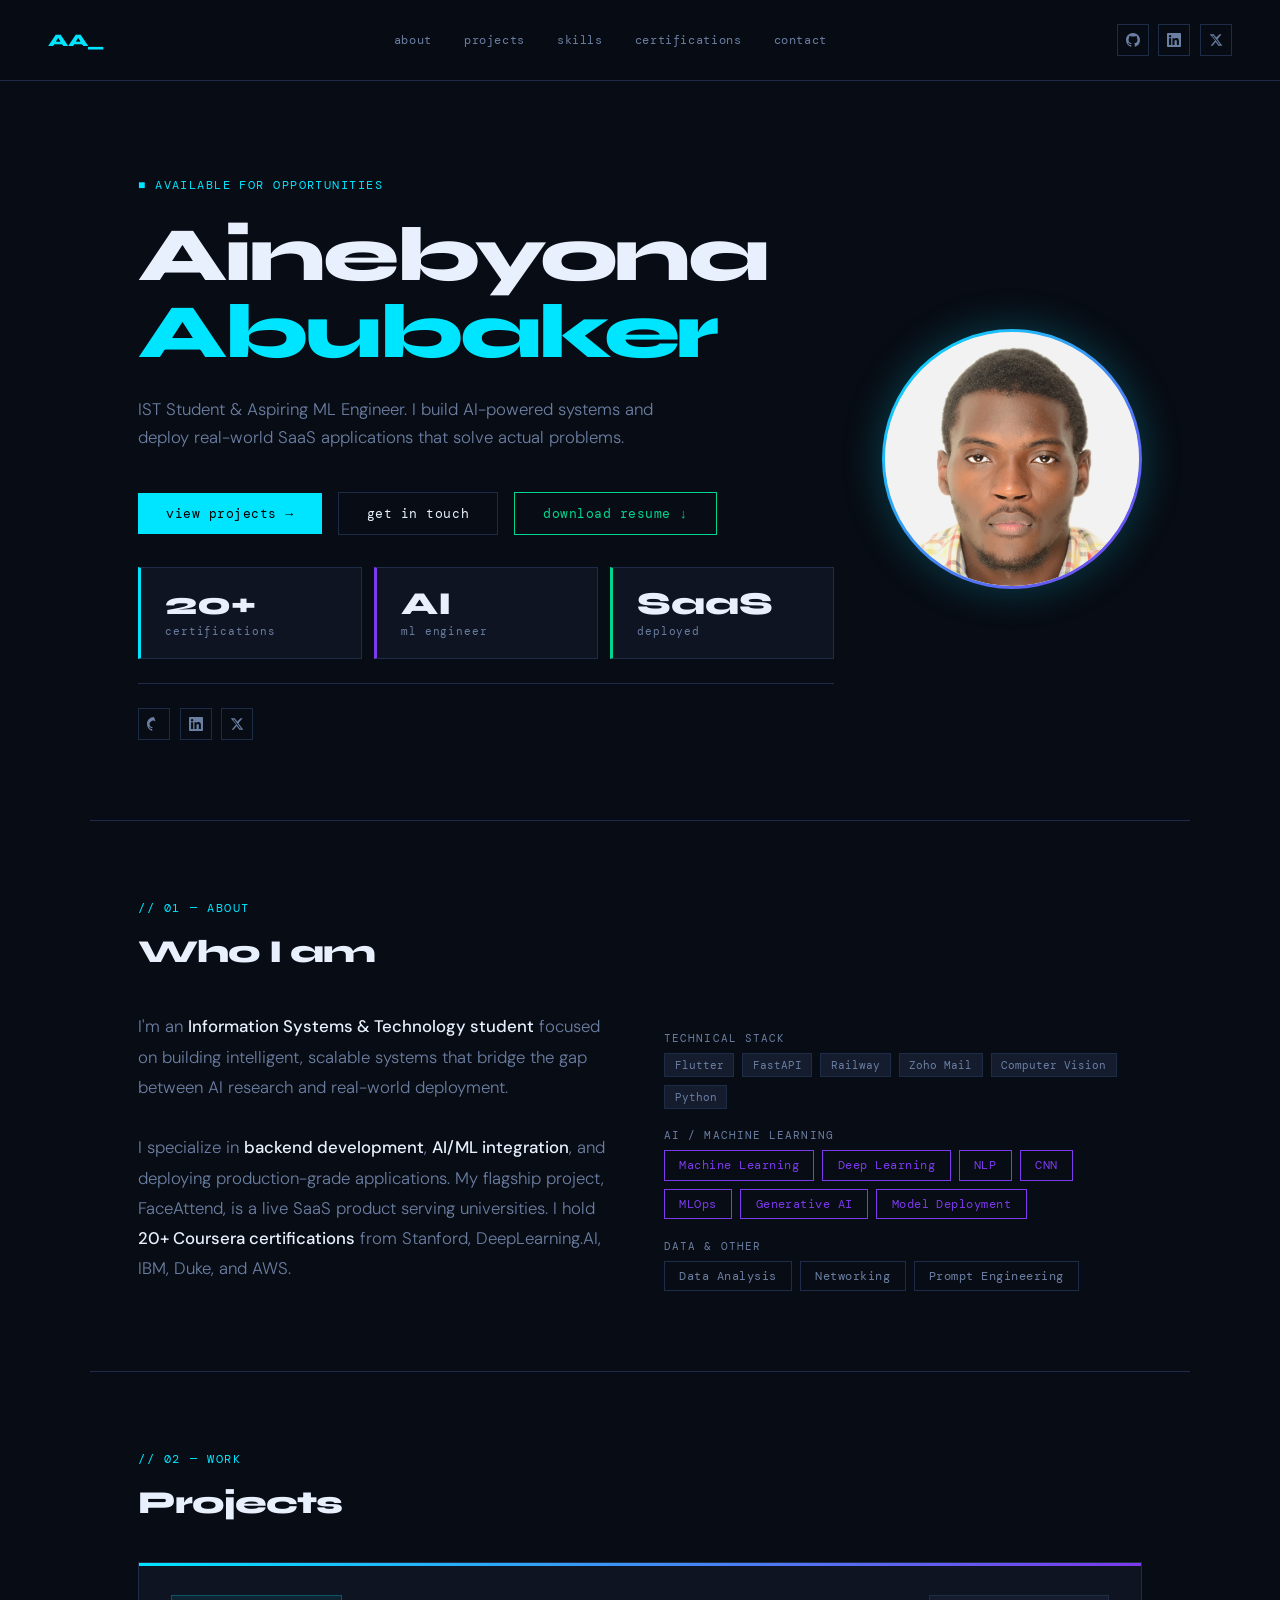
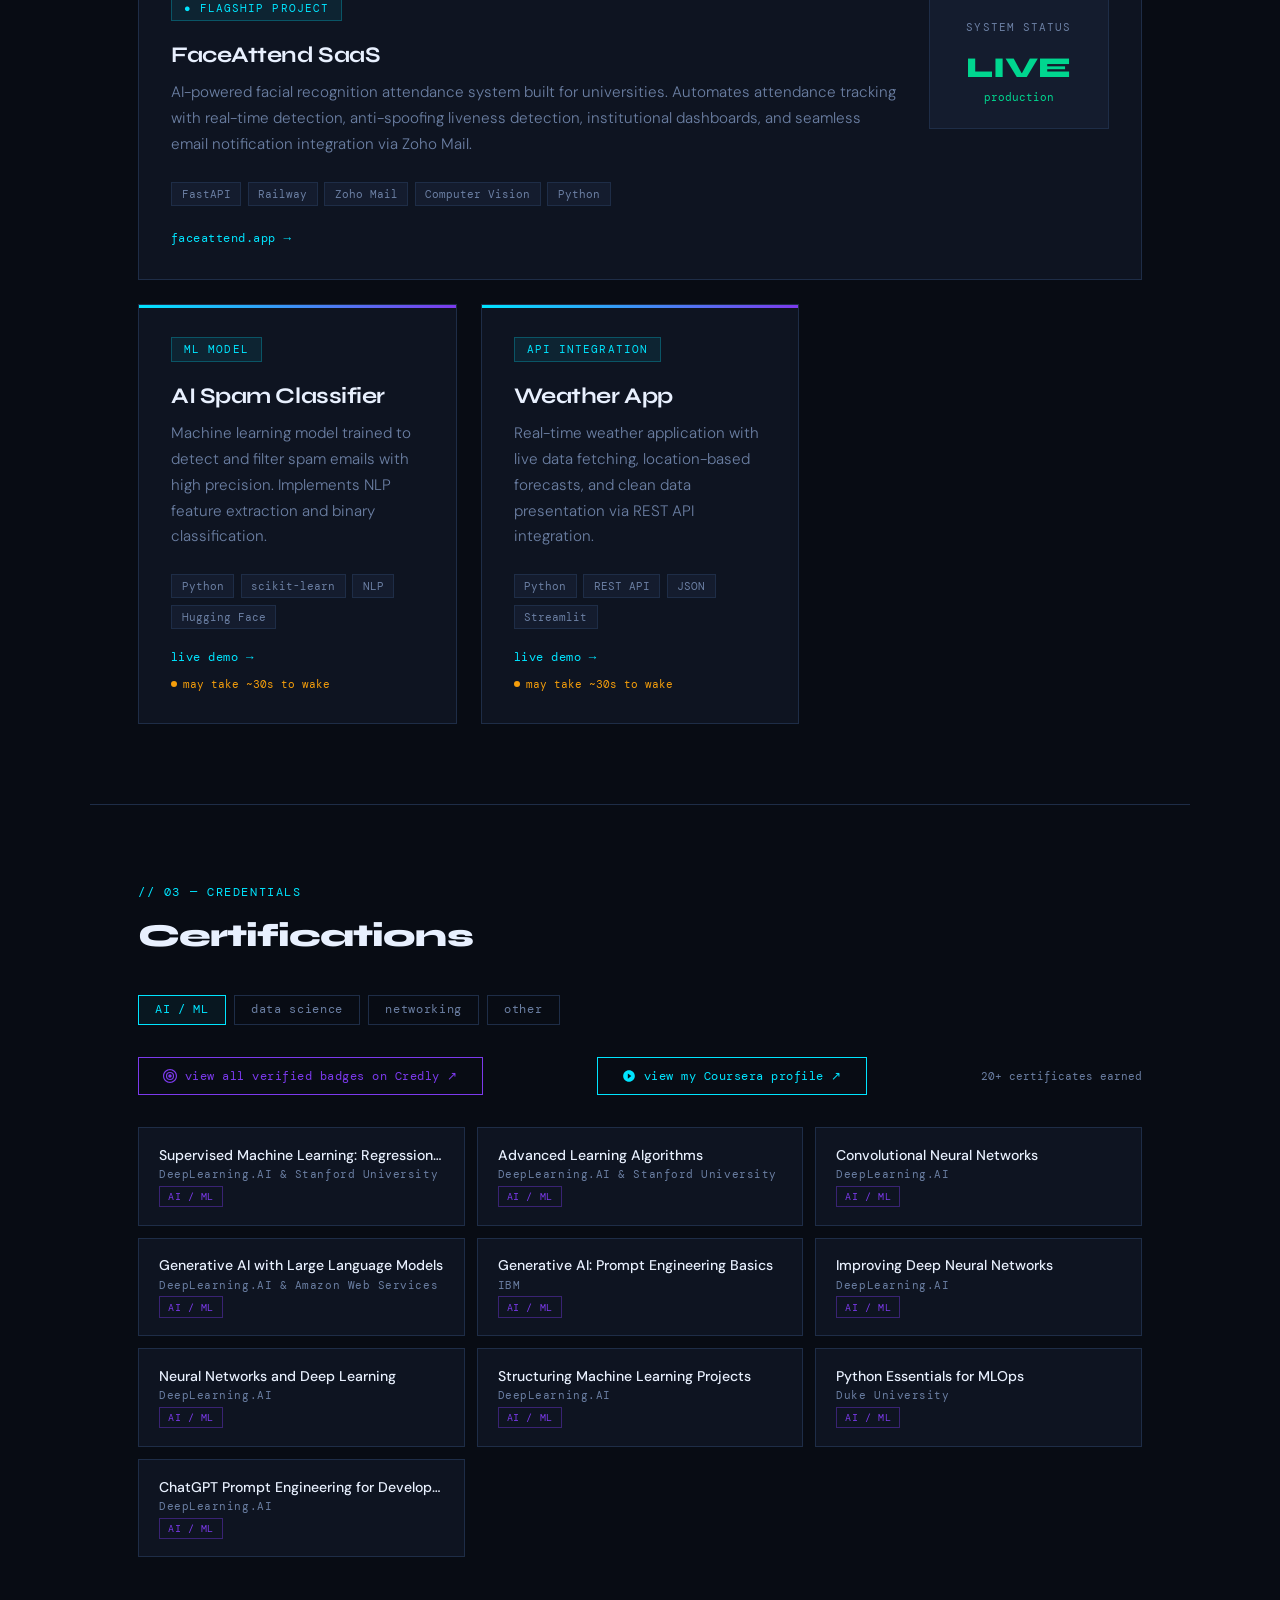
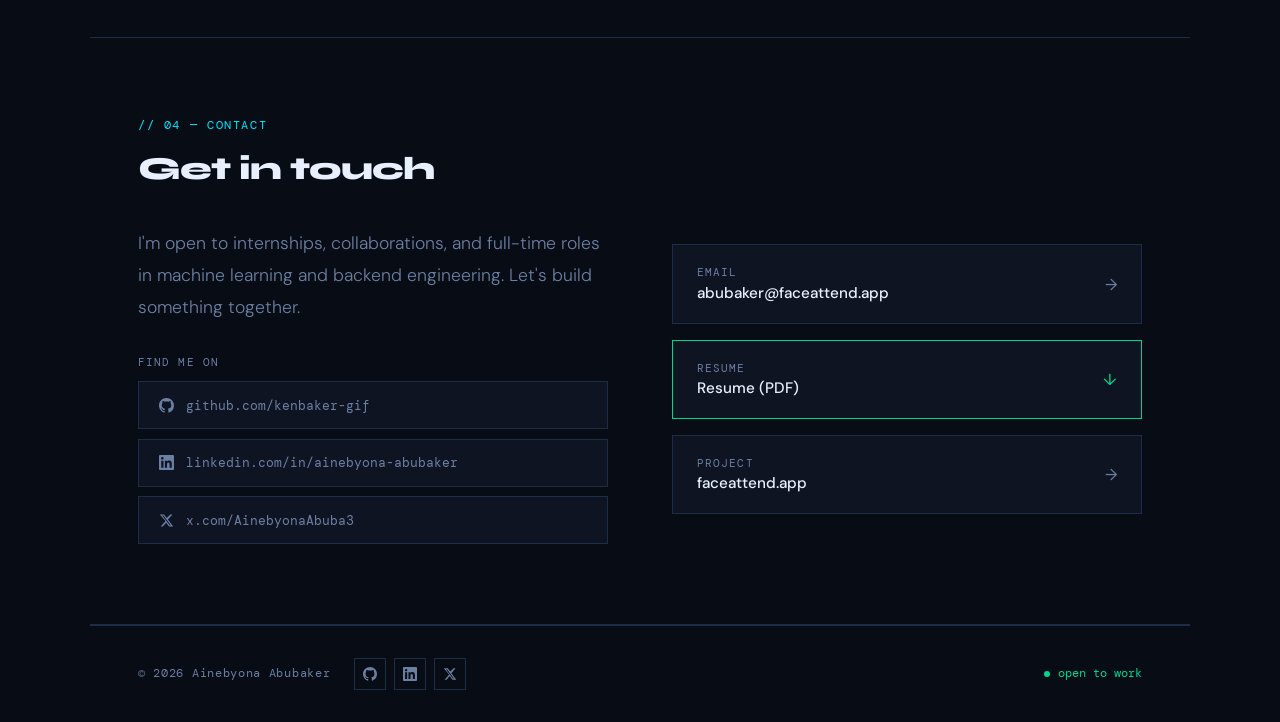
<file: index.html>
<!DOCTYPE html>
<html lang="en">
<head>
<meta charset="UTF-8"/>
<meta name="viewport" content="width=device-width,initial-scale=1.0"/>
<title>Ainebyona Abubaker</title>
<link href="https://fonts.googleapis.com/css2?family=DM+Mono:wght@400;500&family=Syne:wght@700;800&family=DM+Sans:wght@300;400;500&display=swap" rel="stylesheet"/>
<link rel="icon" type="image/x-icon" href="favicon.ico"/>
<link rel="icon" type="image/png" href="favicon.png"/>
<link rel="apple-touch-icon" href="favicon.png"/>
<style>
*{box-sizing:border-box;margin:0;padding:0}
:root{
--bg:#080c14;--surface:#0e1421;--surface2:#141c2e;--border:#1e2d47;
--accent:#00e5ff;--accent2:#7c3aed;--text:#e8f0fe;--muted:#6b7fa3;--green:#00d68f;--amber:#f59e0b;
}
body{font-family:'DM Sans',sans-serif;background:var(--bg);color:var(--text);min-height:100vh;overflow-x:hidden}
nav{display:flex;align-items:center;justify-content:space-between;padding:1.5rem 3rem;border-bottom:1px solid var(--border);position:sticky;top:0;background:rgba(8,12,20,0.92);backdrop-filter:blur(12px);z-index:100}
.nav-logo{font-family:'Syne',sans-serif;font-weight:800;font-size:1.1rem;letter-spacing:-0.02em;color:var(--accent)}
.nav-center{display:flex;gap:2rem}
.nav-center a{font-family:'DM Mono',monospace;font-size:0.78rem;color:var(--muted);text-decoration:none;letter-spacing:0.05em;transition:color .2s}
.nav-center a:hover{color:var(--text)}
.social-links{display:flex;align-items:center;gap:0.6rem}
.social-link{display:flex;align-items:center;justify-content:center;width:32px;height:32px;border:1px solid var(--border);color:var(--muted);text-decoration:none;transition:border-color .2s,color .2s;flex-shrink:0}
.social-link:hover{border-color:var(--accent);color:var(--accent)}
.social-link svg{width:14px;height:14px;fill:currentColor}
.hero{padding:6rem 3rem 5rem;max-width:1100px;margin:auto;display:grid;grid-template-columns:1fr auto;align-items:center;gap:3rem}
.hero-tag{font-family:'DM Mono',monospace;font-size:0.75rem;color:var(--accent);letter-spacing:0.12em;text-transform:uppercase;margin-bottom:1.5rem}
.hero h1{font-family:'Syne',sans-serif;font-size:clamp(2.8rem,6vw,5rem);font-weight:800;line-height:1.0;letter-spacing:-0.04em;margin-bottom:1.5rem}
.hero h1 span{color:var(--accent)}
.hero-sub{font-size:1.05rem;line-height:1.7;color:var(--muted);max-width:540px;font-weight:300;margin-bottom:2.5rem}
.hero-btns{display:flex;gap:1rem;flex-wrap:wrap;align-items:center}
.btn-primary{font-family:'DM Mono',monospace;font-size:0.82rem;padding:0.75rem 1.75rem;background:var(--accent);color:#000;border:none;cursor:pointer;letter-spacing:0.04em;text-decoration:none;display:inline-flex;align-items:center;gap:0.5rem;transition:opacity .2s}
.btn-primary:hover{opacity:0.85}
.btn-ghost{font-family:'DM Mono',monospace;font-size:0.82rem;padding:0.75rem 1.75rem;background:transparent;color:var(--text);border:1px solid var(--border);cursor:pointer;letter-spacing:0.04em;text-decoration:none;display:inline-flex;align-items:center;gap:0.5rem;transition:border-color .2s,color .2s}
.btn-ghost:hover{border-color:var(--accent);color:var(--accent)}
.hero-social{display:flex;gap:0.6rem;margin-top:1.5rem;padding-top:1.5rem;border-top:1px solid var(--border)}
.hero-photo-wrap{position:relative;width:260px;height:260px;flex-shrink:0;border-radius:50%;padding:3px;background:linear-gradient(135deg,var(--accent),var(--accent2));box-shadow:0 0 40px rgba(0,229,255,0.25)}
.hero-photo-inner{width:100%;height:100%;border-radius:50%;overflow:hidden;background:#fff;box-shadow:inset 0 0 20px rgba(8,12,20,0.3)}
.hero-photo{width:100%;height:100%;object-fit:cover;object-position:center top;border-radius:50%;filter:contrast(1.05) brightness(0.95)}
.hero-visual{display:flex;flex-direction:column;gap:0.75rem;min-width:220px}
.stat-card{background:var(--surface);border:1px solid var(--border);padding:1.25rem 1.5rem;border-left:3px solid var(--accent)}
.stat-card.v2{border-left-color:var(--accent2)}
.stat-card.v3{border-left-color:var(--green)}
.stat-num{font-family:'Syne',sans-serif;font-size:2rem;font-weight:800;line-height:1}
.stat-label{font-family:'DM Mono',monospace;font-size:0.7rem;color:var(--muted);letter-spacing:0.08em;margin-top:0.3rem}
.divider{height:1px;background:var(--border);max-width:1100px;margin:0 auto}
section{max-width:1100px;margin:0 auto;padding:5rem 3rem}
.sec-label{font-family:'DM Mono',monospace;font-size:0.72rem;color:var(--accent);letter-spacing:0.14em;text-transform:uppercase;margin-bottom:1rem}
.sec-title{font-family:'Syne',sans-serif;font-size:2rem;font-weight:800;letter-spacing:-0.03em;margin-bottom:2.5rem}
.about-grid{display:grid;grid-template-columns:1fr 1fr;gap:3rem;align-items:start}
.about-text{font-size:1.05rem;line-height:1.8;color:var(--muted);font-weight:300}
.about-text strong{color:var(--text);font-weight:500}
.skill-tags{display:flex;flex-wrap:wrap;gap:0.5rem}
.tag{font-family:'DM Mono',monospace;font-size:0.75rem;padding:0.4rem 0.9rem;border:1px solid var(--border);color:var(--muted);letter-spacing:0.04em;transition:border-color .2s,color .2s}
.tag:hover{border-color:var(--accent);color:var(--accent)}
.tag.ai{border-color:var(--accent2);color:var(--accent2)}
.skill-group-label{font-family:'DM Mono',monospace;font-size:0.68rem;color:var(--muted);letter-spacing:0.1em;text-transform:uppercase;margin:1.2rem 0 0.5rem}
.projects-grid{display:grid;grid-template-columns:repeat(auto-fit,minmax(300px,1fr));gap:1.5rem}
.project-card{background:var(--surface);border:1px solid var(--border);padding:2rem;transition:border-color .25s,transform .25s;position:relative;overflow:hidden}
.project-card::before{content:'';position:absolute;top:0;left:0;right:0;height:3px;background:linear-gradient(90deg,var(--accent),var(--accent2))}
.project-card.featured{grid-column:1/-1;display:grid;grid-template-columns:1fr auto;align-items:start;gap:2rem}
.project-card:hover{border-color:var(--accent);transform:translateY(-2px)}
.project-badge{font-family:'DM Mono',monospace;font-size:0.68rem;letter-spacing:0.1em;text-transform:uppercase;padding:0.3rem 0.75rem;background:rgba(0,229,255,0.08);color:var(--accent);border:1px solid rgba(0,229,255,0.25);display:inline-block;margin-bottom:1.25rem}
.project-card h3{font-family:'Syne',sans-serif;font-size:1.4rem;font-weight:700;letter-spacing:-0.02em;margin-bottom:0.75rem}
.project-card p{font-size:0.95rem;line-height:1.7;color:var(--muted);font-weight:300;margin-bottom:1.5rem}
.tech-stack{display:flex;flex-wrap:wrap;gap:0.4rem;margin-bottom:1.25rem}
.tech{font-family:'DM Mono',monospace;font-size:0.7rem;padding:0.25rem 0.6rem;background:var(--surface2);color:var(--muted);border:1px solid var(--border)}
.project-link{font-family:'DM Mono',monospace;font-size:0.78rem;color:var(--accent);text-decoration:none;letter-spacing:0.04em;display:inline-flex;align-items:center;gap:0.4rem;transition:gap .2s}
.project-link:hover{gap:0.7rem}

/* Certifications */
.cert-filters{display:flex;gap:0.5rem;flex-wrap:wrap;margin-bottom:2rem}
.cert-filter{font-family:'DM Mono',monospace;font-size:0.72rem;padding:0.4rem 1rem;border:1px solid var(--border);color:var(--muted);background:transparent;cursor:pointer;letter-spacing:0.06em;transition:all .2s}
.cert-filter.active,.cert-filter:hover{border-color:var(--accent);color:var(--accent);background:rgba(0,229,255,0.05)}
.certs-grid{display:grid;grid-template-columns:repeat(auto-fill,minmax(300px,1fr));gap:0.75rem}
.cert-card{background:var(--surface);border:1px solid var(--border);padding:1.1rem 1.25rem;display:flex;align-items:center;gap:1rem;transition:border-color .2s;position:relative}
.cert-card:hover{border-color:var(--accent2)}



.cert-info{flex:1;min-width:0}
.cert-name{font-size:0.88rem;font-weight:500;margin-bottom:0.2rem;white-space:nowrap;overflow:hidden;text-overflow:ellipsis}
.cert-org{font-family:'DM Mono',monospace;font-size:0.68rem;color:var(--muted);letter-spacing:0.05em}
.cert-category{font-family:'DM Mono',monospace;font-size:0.6rem;padding:0.2rem 0.5rem;border:1px solid;display:inline-block;margin-top:0.3rem;letter-spacing:0.06em}
.cert-category.ml{border-color:rgba(124,58,237,0.4);color:var(--accent2)}
.cert-category.data{border-color:rgba(0,229,255,0.3);color:var(--accent)}
.cert-category.net{border-color:rgba(0,214,143,0.3);color:var(--green)}
.cert-category.other{border-color:rgba(107,127,163,0.4);color:var(--muted)}

.contact-wrap{display:grid;grid-template-columns:1fr 1fr;gap:4rem;align-items:start}
.contact-text{font-size:1.1rem;line-height:1.8;color:var(--muted);font-weight:300;margin-bottom:2rem}
.contact-item{display:flex;align-items:center;gap:1rem;padding:1.25rem 1.5rem;background:var(--surface);border:1px solid var(--border);margin-top:1rem;text-decoration:none;color:var(--text);transition:border-color .2s}
.contact-item:hover{border-color:var(--accent)}
.contact-item-label{font-family:'DM Mono',monospace;font-size:0.68rem;color:var(--muted);letter-spacing:0.1em;text-transform:uppercase;margin-bottom:0.2rem}
.contact-item-val{font-size:0.95rem;font-weight:500}
.contact-socials{margin-top:2rem}
.contact-socials-label{font-family:'DM Mono',monospace;font-size:0.68rem;color:var(--muted);letter-spacing:0.1em;text-transform:uppercase;margin-bottom:0.75rem}
.contact-social-grid{display:flex;flex-direction:column;gap:0.6rem}
.contact-social-item{display:flex;align-items:center;gap:0.75rem;padding:0.9rem 1.25rem;background:var(--surface);border:1px solid var(--border);text-decoration:none;color:var(--muted);transition:border-color .2s,color .2s;font-family:'DM Mono',monospace;font-size:0.8rem}
.contact-social-item:hover{border-color:var(--accent);color:var(--text)}
.contact-social-item svg{width:15px;height:15px;fill:currentColor;flex-shrink:0}
footer{border-top:1px solid var(--border);padding:2rem 3rem;display:flex;align-items:center;justify-content:space-between;max-width:1100px;margin:0 auto}
.footer-left{display:flex;align-items:center;gap:1.5rem}
.footer-copy{font-family:'DM Mono',monospace;font-size:0.72rem;color:var(--muted);letter-spacing:0.06em}
.footer-social-links{display:flex;gap:0.5rem}
.footer-status{display:flex;align-items:center;gap:0.5rem;font-family:'DM Mono',monospace;font-size:0.72rem;color:var(--green)}
.dot{width:6px;height:6px;background:var(--green);border-radius:50%;animation:pulse 2s infinite}
@keyframes pulse{0%,100%{opacity:1}50%{opacity:0.3}}
.cert-card.hidden{display:none}
/* Fluid base adjustments */
html { font-size: clamp(14px, 2vw, 16px); }
nav { padding: 1.5rem clamp(1rem, 4vw, 3rem); }
section { padding: 5rem clamp(1rem, 4vw, 3rem); max-width: 1100px; }
.hero { padding: 6rem clamp(1rem, 4vw, 3rem) 5rem; }
footer { padding: 2rem clamp(1rem, 4vw, 3rem); }

/* Tablet */
@media(max-width:900px){
  .projects-grid{grid-template-columns:1fr}
  .project-card.featured{grid-template-columns:1fr}
  .certs-grid{grid-template-columns:1fr}
  .about-grid{grid-template-columns:1fr;gap:2rem}
  .contact-wrap{grid-template-columns:1fr;gap:2rem}
}

/* Mobile */
@media(max-width:768px){
  nav{padding:1rem 1.25rem}
  .nav-center{display:none}
  .hero{grid-template-columns:1fr;padding:3rem 1.25rem 2.5rem;gap:2rem}
  .hero-photo-wrap{width:160px;height:160px;margin:0 auto}
  .hero h1{font-size:clamp(2rem,10vw,3.5rem)}
  .hero-visual{flex-direction:row;min-width:unset;gap:0.5rem}
  .stat-card{flex:1;padding:1rem}
  .stat-num{font-size:1.5rem}
  section{padding:3rem 1.25rem}
  .sec-title{font-size:1.6rem}
  .about-grid,.contact-wrap{grid-template-columns:1fr;gap:1.5rem}
  .project-card.featured{grid-template-columns:1fr}
  .project-card.featured > div:last-child{display:none}
  .projects-grid{grid-template-columns:1fr}
  .certs-grid{grid-template-columns:1fr}
  .cert-name{white-space:normal}
  .cert-filter{font-size:0.68rem;padding:0.35rem 0.75rem}
  .hero-btns{flex-direction:column;align-items:flex-start}
  .btn-primary,.btn-ghost{width:100%;justify-content:center}
  footer{padding:1.25rem;flex-direction:column;gap:1rem;text-align:center}
  .footer-left{flex-direction:column;gap:0.75rem;align-items:center}
  .contact-social-item{font-size:0.72rem}
}

/* Small phones */
@media(max-width:380px){
  .hero h1{font-size:clamp(1.8rem,9vw,2.5rem)}
  .hero-visual{flex-direction:column}
  .stat-card{flex:unset;width:100%}
  .hero-social{flex-wrap:wrap}
  nav{padding:0.9rem 1rem}
}
</style>
</head>
<body>

<nav>
  <div class="nav-logo">AA_</div>
  <div class="nav-center">
    <a href="#about">about</a>
    <a href="#projects">projects</a>
    <a href="#skills">skills</a>
    <a href="#certifications">certifications</a>
    <a href="#contact">contact</a>
  </div>
  <div class="social-links">
    <a href="https://github.com/kenbaker-gif" target="_blank" class="social-link" title="GitHub"><svg viewBox="0 0 24 24"><path d="M12 0C5.37 0 0 5.37 0 12c0 5.31 3.435 9.795 8.205 11.385.6.105.825-.255.825-.57 0-.285-.015-1.23-.015-2.235-3.015.555-3.795-.735-4.035-1.41-.135-.345-.72-1.41-1.23-1.695-.42-.225-1.02-.78-.015-.795.945-.015 1.62.87 1.845 1.23 1.08 1.815 2.805 1.305 3.495.99.105-.78.42-1.305.765-1.605-2.67-.3-5.46-1.335-5.46-5.925 0-1.305.465-2.385 1.23-3.225-.12-.3-.54-1.53.12-3.18 0 0 1.005-.315 3.3 1.23.96-.27 1.98-.405 3-.405s2.04.135 3 .405c2.295-1.56 3.3-1.23 3.3-1.23.66 1.65.24 2.88.12 3.18.765.84 1.23 1.905 1.23 3.225 0 4.605-2.805 5.625-5.475 5.925.435.375.81 1.095.81 2.22 0 1.605-.015 2.895-.015 3.3 0 .315.225.69.825.57A12.02 12.02 0 0024 12c0-6.63-5.37-12-12-12z"/></svg></a>
    <a href="https://linkedin.com/in/ainebyona-abubaker" target="_blank" class="social-link" title="LinkedIn"><svg viewBox="0 0 24 24"><path d="M20.447 20.452h-3.554v-5.569c0-1.328-.027-3.037-1.852-3.037-1.853 0-2.136 1.445-2.136 2.939v5.667H9.351V9h3.414v1.561h.046c.477-.9 1.637-1.85 3.37-1.85 3.601 0 4.267 2.37 4.267 5.455v6.286zM5.337 7.433a2.062 2.062 0 01-2.063-2.065 2.064 2.064 0 112.063 2.065zm1.782 13.019H3.555V9h3.564v11.452zM22.225 0H1.771C.792 0 0 .774 0 1.729v20.542C0 23.227.792 24 1.771 24h20.451C23.2 24 24 23.227 24 22.271V1.729C24 .774 23.2 0 22.222 0h.003z"/></svg></a>
    <a href="https://x.com/AinebyonaAbuba3" target="_blank" class="social-link" title="Twitter / X"><svg viewBox="0 0 24 24"><path d="M18.244 2.25h3.308l-7.227 8.26 8.502 11.24H16.17l-4.714-6.231-5.401 6.231H2.744l7.737-8.835L1.254 2.25H8.08l4.253 5.622 5.91-5.622zm-1.161 17.52h1.833L7.084 4.126H5.117z"/></svg></a>
  </div>
</nav>

<div style="max-width:1100px;margin:0 auto">
<div class="hero">
  <div>
    <div class="hero-tag">&#9632; available for opportunities</div>
    <h1>Ainebyona<br/><span>Abubaker</span></h1>
    <p class="hero-sub">IST Student &amp; Aspiring ML Engineer. I build AI-powered systems and deploy real-world SaaS applications that solve actual problems.</p>
    <div class="hero-btns">
      <a href="#projects" class="btn-primary">view projects &#8594;</a>
      <a href="#contact" class="btn-ghost">get in touch</a>
      <a href="https://drive.google.com/uc?export=download&id=1H0Y0pc1dV9U__H_Oki8DAvMTe81M1eYb" target="_blank" class="btn-ghost" style="border-color:var(--green);color:var(--green);">download resume &#8595;</a>
    </div>
    <div style="display:flex;gap:0.75rem;margin-top:2rem;flex-wrap:wrap">
      <div class="stat-card" style="flex:1;min-width:100px"><div class="stat-num">20+</div><div class="stat-label">certifications</div></div>
      <div class="stat-card v2" style="flex:1;min-width:100px"><div class="stat-num">AI</div><div class="stat-label">ml engineer</div></div>
      <div class="stat-card v3" style="flex:1;min-width:100px"><div class="stat-num">SaaS</div><div class="stat-label">deployed</div></div>
    </div>
    <div class="hero-social">
      <a href="https://github.com/kenbaker-gif" target="_blank" class="social-link" title="GitHub"><svg viewBox="0 0 24 24"><path d="M12 0C5.37 0 0 5.37 0 12c0 5.31 3.435 9.795 8.205 11.385.6.105.825-.255.825-.57 0-.285-.015-1.23-.015-2.235-3.015.555-3.795-.735-4.035-1.41-.135-.345-.72-1.41-1.23-1.695-.42-.225-1.02-.78-.015-.795.945-.015 1.62.87 1.845 1.23 1.08 1.815 2.805 1.305 3.495.99.105-.78.42-1.305.765-1.605-2.67-.3-5.46-1.335-5.46-5.925 0-1.305.465-2.805 5.625-5.475 5.925.435.375.81 1.095.81 2.22 0 1.605-.015 2.895-.015 3.3 0 .315.225.69.825.57A12.02 12.02 0 0024 12c0-6.63-5.37-12-12-12z"/></svg></a>
      <a href="https://linkedin.com/in/ainebyona-abubaker" target="_blank" class="social-link" title="LinkedIn"><svg viewBox="0 0 24 24"><path d="M20.447 20.452h-3.554v-5.569c0-1.328-.027-3.037-1.852-3.037-1.853 0-2.136 1.445-2.136 2.939v5.667H9.351V9h3.414v1.561h.046c.477-.9 1.637-1.85 3.37-1.85 3.601 0 4.267 2.37 4.267 5.455v6.286zM5.337 7.433a2.062 2.062 0 01-2.063-2.065 2.064 2.064 0 112.063 2.065zm1.782 13.019H3.555V9h3.564v11.452zM22.225 0H1.771C.792 0 0 .774 0 1.729v20.542C0 23.227.792 24 1.771 24h20.451C23.2 24 24 23.227 24 22.271V1.729C24 .774 23.2 0 22.222 0h.003z"/></svg></a>
      <a href="https://x.com/AinebyonaAbuba3" target="_blank" class="social-link" title="Twitter / X"><svg viewBox="0 0 24 24"><path d="M18.244 2.25h3.308l-7.227 8.26 8.502 11.24H16.17l-4.714-6.231-5.401 6.231H2.744l7.737-8.835L1.254 2.25H8.08l4.253 5.622 5.91-5.622zm-1.161 17.52h1.833L7.084 4.126H5.117z"/></svg></a>
    </div>
  </div>
  <div class="hero-photo-wrap">
    <div class="hero-photo-inner">
      <img src="profile.jpg" alt="Ainebyona Abubaker" class="hero-photo"/>
    </div>
  </div>

</div>
</div>

<div class="divider"></div>

<section id="about">
  <div class="sec-label">// 01 — about</div>
  <div class="sec-title">Who I am</div>
  <div class="about-grid">
    <div class="about-text">
      <p>I'm an <strong>Information Systems &amp; Technology student</strong> focused on building intelligent, scalable systems that bridge the gap between AI research and real-world deployment.</p>
      <br/>
      <p>I specialize in <strong>backend development</strong>, <strong>AI/ML integration</strong>, and deploying production-grade applications. My flagship project, FaceAttend, is a live SaaS product serving universities. I hold <strong>20+ Coursera certifications</strong> from Stanford, DeepLearning.AI, IBM, Duke, and AWS.</p>
    </div>
    <div id="skills">
      <div class="skill-group-label">technical stack</div>
      <div class="skill-tags">
        <span class="tech">Flutter</span>
        <span class="tech">FastAPI</span>
        <span class="tech">Railway</span>
        <span class="tech">Zoho Mail</span>
        <span class="tech">Computer Vision</span>
        <span class="tech">Python</span>
      </div>
      <div class="skill-group-label">ai / machine learning</div>
      <div class="skill-tags">
        <span class="tag ai">Machine Learning</span>
        <span class="tag ai">Deep Learning</span>
        <span class="tag ai">NLP</span>
        <span class="tag ai">CNN</span>
        <span class="tag ai">MLOps</span>
        <span class="tag ai">Generative AI</span>
        <span class="tag ai">Model Deployment</span>
      </div>
      <div class="skill-group-label">data & other</div>
      <div class="skill-tags">
        <span class="tag">Data Analysis</span>
        <span class="tag">Networking</span>
        <span class="tag">Prompt Engineering</span>
      </div>
    </div>
  </div>
</section>

<div class="divider"></div>

<section id="projects">
  <div class="sec-label">// 02 — work</div>
  <div class="sec-title">Projects</div>
  <div class="projects-grid">
    <div class="project-card featured">
      <div>
        <div class="project-badge">&#9679; flagship project</div>
        <h3>FaceAttend SaaS</h3>
        <p>AI-powered facial recognition attendance system built for universities. Automates attendance tracking with real-time detection, anti-spoofing liveness detection, institutional dashboards, and seamless email notification integration via Zoho Mail.</p>
        <div class="tech-stack">
          <span class="tech">FastAPI</span><span class="tech">Railway</span><span class="tech">Zoho Mail</span><span class="tech">Computer Vision</span><span class="tech">Python</span>
        </div>
        <a href="https://faceattend.app" target="_blank" class="project-link">faceattend.app &#8594;</a>
      </div>
      <div style="padding:1.5rem;background:var(--surface2);border:1px solid var(--border);min-width:180px;text-align:center">
        <div style="font-family:'DM Mono',monospace;font-size:0.68rem;color:var(--muted);letter-spacing:0.1em;margin-bottom:1rem">SYSTEM STATUS</div>
        <div style="font-family:'Syne',sans-serif;font-size:1.8rem;font-weight:800;color:var(--green)">LIVE</div>
        <div style="font-family:'DM Mono',monospace;font-size:0.68rem;color:var(--green);margin-top:0.3rem">production</div>
      </div>
    </div>
    <div class="project-card">
      <div class="project-badge">ML model</div>
      <h3>AI Spam Classifier</h3>
      <p>Machine learning model trained to detect and filter spam emails with high precision. Implements NLP feature extraction and binary classification.</p>
      <div class="tech-stack"><span class="tech">Python</span><span class="tech">scikit-learn</span><span class="tech">NLP</span><span class="tech">Hugging Face</span></div>
      <div style="display:flex;align-items:center;justify-content:space-between;flex-wrap:wrap;gap:0.75rem">
        <a href="https://huggingface.co/spaces/kenbaker-gif/Spam_Classifier" target="_blank" class="project-link">live demo &#8594;</a>
        <span style="font-family:'DM Mono',monospace;font-size:0.68rem;color:var(--amber);display:flex;align-items:center;gap:0.4rem"><span style="width:6px;height:6px;background:var(--amber);border-radius:50%;display:inline-block"></span>may take ~30s to wake</span>
      </div>
    </div>
    <div class="project-card">
      <div class="project-badge">API integration</div>
      <h3>Weather App</h3>
      <p>Real-time weather application with live data fetching, location-based forecasts, and clean data presentation via REST API integration.</p>
      <div class="tech-stack"><span class="tech">Python</span><span class="tech">REST API</span><span class="tech">JSON</span><span class="tech">Streamlit</span></div>
      <div style="display:flex;align-items:center;justify-content:space-between;flex-wrap:wrap;gap:0.75rem">
        <a href="https://kenbaker-gif-weather-project-streamlitapp-infh24.streamlit.app/" target="_blank" class="project-link">live demo &#8594;</a>
        <span style="font-family:'DM Mono',monospace;font-size:0.68rem;color:var(--amber);display:flex;align-items:center;gap:0.4rem"><span style="width:6px;height:6px;background:var(--amber);border-radius:50%;display:inline-block"></span>may take ~30s to wake</span>
      </div>
    </div>
  </div>
</section>

<div class="divider"></div>

<section id="certifications">
  <div class="sec-label">// 03 — credentials</div>
  <div class="sec-title">Certifications</div>
  <div class="cert-filters">
    <button class="cert-filter active" onclick="filterCerts('ml',this)">AI / ML</button>
    <button class="cert-filter" onclick="filterCerts('data',this)">data science</button>
    <button class="cert-filter" onclick="filterCerts('net',this)">networking</button>
    <button class="cert-filter" onclick="filterCerts('other',this)">other</button>
  </div>
  <div style="display:flex;align-items:center;justify-content:space-between;flex-wrap:wrap;gap:1rem;margin-bottom:2rem">
    <a href="https://www.credly.com/users/ainebyona-abubaker" target="_blank" style="font-family:'DM Mono',monospace;font-size:0.78rem;padding:0.65rem 1.5rem;border:1px solid var(--accent2);color:var(--accent2);text-decoration:none;display:inline-flex;align-items:center;gap:0.5rem;letter-spacing:0.04em;transition:background .2s">
      <svg width="14" height="14" viewBox="0 0 24 24" fill="currentColor"><path d="M12 0C5.373 0 0 5.373 0 12s5.373 12 12 12 12-5.373 12-12S18.627 0 12 0zm0 2c5.514 0 10 4.486 10 10s-4.486 10-10 10S2 17.514 2 12 6.486 2 12 2zm0 3a7 7 0 100 14A7 7 0 0012 5zm0 2a5 5 0 110 10A5 5 0 0112 7zm0 2a3 3 0 100 6 3 3 0 000-6z"/></svg>
      view all verified badges on Credly &#8599;
    </a>
    <a href="https://www.coursera.org/learner/ainebyona-abubaker" target="_blank" style="font-family:'DM Mono',monospace;font-size:0.78rem;padding:0.65rem 1.5rem;border:1px solid var(--accent);color:var(--accent);text-decoration:none;display:inline-flex;align-items:center;gap:0.5rem;letter-spacing:0.04em;transition:background .2s">
      <svg width="14" height="14" viewBox="0 0 24 24" fill="currentColor"><path d="M12 2C6.48 2 2 6.48 2 12s4.48 10 10 10 10-4.48 10-10S17.52 2 12 2zm-2 14.5v-9l6 4.5-6 4.5z"/></svg>
      view my Coursera profile &#8599;
    </a>
    <span style="font-family:'DM Mono',monospace;font-size:0.7rem;color:var(--muted)">20+ certificates earned</span>
  </div>
  <div class="certs-grid" id="certsGrid">

    <div class="cert-card" data-cat="ml">
      <div class="cert-info">
        <div class="cert-name">Supervised Machine Learning: Regression &amp; Classification</div>
        <div class="cert-org">DeepLearning.AI &amp; Stanford University</div>
        <span class="cert-category ml">AI / ML</span>
      </div>
      
    </div>

    <div class="cert-card" data-cat="ml">
      <div class="cert-info">
        <div class="cert-name">Advanced Learning Algorithms</div>
        <div class="cert-org">DeepLearning.AI &amp; Stanford University</div>
        <span class="cert-category ml">AI / ML</span>
      </div>
      
    </div>

    <div class="cert-card" data-cat="ml">
      <div class="cert-info">
        <div class="cert-name">Convolutional Neural Networks</div>
        <div class="cert-org">DeepLearning.AI</div>
        <span class="cert-category ml">AI / ML</span>
      </div>
      
    </div>

    <div class="cert-card" data-cat="ml">
      <div class="cert-info">
        <div class="cert-name">Generative AI with Large Language Models</div>
        <div class="cert-org">DeepLearning.AI &amp; Amazon Web Services</div>
        <span class="cert-category ml">AI / ML</span>
      </div>
      
    </div>

    <div class="cert-card" data-cat="ml">
      <div class="cert-info">
        <div class="cert-name">Generative AI: Prompt Engineering Basics</div>
        <div class="cert-org">IBM</div>
        <span class="cert-category ml">AI / ML</span>
      </div>
      
    </div>

    <div class="cert-card" data-cat="ml">
      <div class="cert-info">
        <div class="cert-name">Improving Deep Neural Networks</div>
        <div class="cert-org">DeepLearning.AI</div>
        <span class="cert-category ml">AI / ML</span>
      </div>
      
    </div>

    <div class="cert-card" data-cat="ml">
      <div class="cert-info">
        <div class="cert-name">Neural Networks and Deep Learning</div>
        <div class="cert-org">DeepLearning.AI</div>
        <span class="cert-category ml">AI / ML</span>
      </div>
      
    </div>

    <div class="cert-card" data-cat="ml">
      <div class="cert-info">
        <div class="cert-name">Structuring Machine Learning Projects</div>
        <div class="cert-org">DeepLearning.AI</div>
        <span class="cert-category ml">AI / ML</span>
      </div>
      
    </div>

    <div class="cert-card" data-cat="ml">
      <div class="cert-info">
        <div class="cert-name">Python Essentials for MLOps</div>
        <div class="cert-org">Duke University</div>
        <span class="cert-category ml">AI / ML</span>
      </div>
      
    </div>

    <div class="cert-card" data-cat="ml">
      <div class="cert-info">
        <div class="cert-name">ChatGPT Prompt Engineering for Developers</div>
        <div class="cert-org">DeepLearning.AI</div>
        <span class="cert-category ml">AI / ML</span>
      </div>
      
    </div>

    <div class="cert-card" data-cat="data">
      <div class="cert-info">
        <div class="cert-name">Python for Data Science, AI &amp; Development</div>
        <div class="cert-org">IBM</div>
        <span class="cert-category data">data science</span>
      </div>
      
    </div>

    <div class="cert-card" data-cat="data">
      <div class="cert-info">
        <div class="cert-name">Data Analysis with Python</div>
        <div class="cert-org">IBM</div>
        <span class="cert-category data">data science</span>
      </div>
      
    </div>

    <div class="cert-card" data-cat="data">
      <div class="cert-info">
        <div class="cert-name">Databases and SQL for Data Science with Python</div>
        <div class="cert-org">IBM</div>
        <span class="cert-category data">data science</span>
      </div>
      
    </div>

    <div class="cert-card" data-cat="data">
      <div class="cert-info">
        <div class="cert-name">Introduction to Data Analytics</div>
        <div class="cert-org">IBM</div>
        <span class="cert-category data">data science</span>
      </div>
      
    </div>

    <div class="cert-card" data-cat="data">
      <div class="cert-info">
        <div class="cert-name">Excel Basics for Data Analysis</div>
        <div class="cert-org">IBM</div>
        <span class="cert-category data">data science</span>
      </div>
      
    </div>

    <div class="cert-card" data-cat="net">
      <div class="cert-info">
        <div class="cert-name">Networking Fundamentals</div>
        <div class="cert-org">Packt</div>
        <span class="cert-category net">networking</span>
      </div>
      
    </div>

    <div class="cert-card" data-cat="net">
      <div class="cert-info">
        <div class="cert-name">Network Implementations and Operations</div>
        <div class="cert-org">Packt</div>
        <span class="cert-category net">networking</span>
      </div>
      
    </div>

    <div class="cert-card" data-cat="other">
      <div class="cert-info">
        <div class="cert-name">Project Management Foundations, Initiation &amp; Planning</div>
        <div class="cert-org">SkillUp</div>
        <span class="cert-category other">other</span>
      </div>
      
    </div>

    <div class="cert-card" data-cat="other">
      <div class="cert-info">
        <div class="cert-name">Office Productivity Software &amp; Windows Fundamentals</div>
        <div class="cert-org">SkillUp</div>
        <span class="cert-category other">other</span>
      </div>
      
    </div>

    <div class="cert-card" data-cat="other">
      <div class="cert-info">
        <div class="cert-name">Getting Started with Microsoft Excel</div>
        <div class="cert-org">Coursera</div>
        <span class="cert-category other">other</span>
      </div>
      
    </div>

  </div>
</section>

<div class="divider"></div>

<section id="contact">
  <div class="sec-label">// 04 — contact</div>
  <div class="sec-title">Get in touch</div>
  <div class="contact-wrap">
    <div>
      <p class="contact-text">I'm open to internships, collaborations, and full-time roles in machine learning and backend engineering. Let's build something together.</p>
      <div class="contact-socials">
        <div class="contact-socials-label">find me on</div>
        <div class="contact-social-grid">
          <a href="https://github.com/kenbaker-gif" target="_blank" class="contact-social-item">
            <svg viewBox="0 0 24 24"><path d="M12 0C5.37 0 0 5.37 0 12c0 5.31 3.435 9.795 8.205 11.385.6.105.825-.255.825-.57 0-.285-.015-1.23-.015-2.235-3.015.555-3.795-.735-4.035-1.41-.135-.345-.72-1.41-1.23-1.695-.42-.225-1.02-.78-.015-.795.945-.015 1.62.87 1.845 1.23 1.08 1.815 2.805 1.305 3.495.99.105-.78.42-1.305.765-1.605-2.67-.3-5.46-1.335-5.46-5.925 0-1.305.465-2.385 1.23-3.225-.12-.3-.54-1.53.12-3.18 0 0 1.005-.315 3.3 1.23.96-.27 1.98-.405 3-.405s2.04.135 3 .405c2.295-1.56 3.3-1.23 3.3-1.23.66 1.65.24 2.88.12 3.18.765.84 1.23 1.905 1.23 3.225 0 4.605-2.805 5.625-5.475 5.925.435.375.81 1.095.81 2.22 0 1.605-.015 2.895-.015 3.3 0 .315.225.69.825.57A12.02 12.02 0 0024 12c0-6.63-5.37-12-12-12z"/></svg>
            github.com/kenbaker-gif
          </a>
          <a href="https://linkedin.com/in/ainebyona-abubaker" target="_blank" class="contact-social-item">
            <svg viewBox="0 0 24 24"><path d="M20.447 20.452h-3.554v-5.569c0-1.328-.027-3.037-1.852-3.037-1.853 0-2.136 1.445-2.136 2.939v5.667H9.351V9h3.414v1.561h.046c.477-.9 1.637-1.85 3.37-1.85 3.601 0 4.267 2.37 4.267 5.455v6.286zM5.337 7.433a2.062 2.062 0 01-2.063-2.065 2.064 2.064 0 112.063 2.065zm1.782 13.019H3.555V9h3.564v11.452zM22.225 0H1.771C.792 0 0 .774 0 1.729v20.542C0 23.227.792 24 1.771 24h20.451C23.2 24 24 23.227 24 22.271V1.729C24 .774 23.2 0 22.222 0h.003z"/></svg>
            linkedin.com/in/ainebyona-abubaker
          </a>
          <a href="https://x.com/AinebyonaAbuba3" target="_blank" class="contact-social-item">
            <svg viewBox="0 0 24 24"><path d="M18.244 2.25h3.308l-7.227 8.26 8.502 11.24H16.17l-4.714-6.231-5.401 6.231H2.744l7.737-8.835L1.254 2.25H8.08l4.253 5.622 5.91-5.622zm-1.161 17.52h1.833L7.084 4.126H5.117z"/></svg>
            x.com/AinebyonaAbuba3
          </a>
        </div>
      </div>
    </div>
    <div>
      <a href="mailto:abubaker@faceattend.app" class="contact-item">
        <div><div class="contact-item-label">email</div><div class="contact-item-val">abubaker@faceattend.app</div></div>
        <span style="margin-left:auto;color:var(--muted)">&#8594;</span>
      </a>
      <a href="https://drive.google.com/uc?export=download&id=1H0Y0pc1dV9U__H_Oki8DAvMTe81M1eYb" target="_blank" class="contact-item" style="border-color:var(--green)">
        <div><div class="contact-item-label">resume</div><div class="contact-item-val">Resume (PDF)</div></div>
        <span style="margin-left:auto;color:var(--green)">&#8595;</span>
      </a>
      <a href="https://faceattend.app" target="_blank" class="contact-item">
        <div><div class="contact-item-label">project</div><div class="contact-item-val">faceattend.app</div></div>
        <span style="margin-left:auto;color:var(--muted)">&#8594;</span>
      </a>
    </div>
  </div>
</section>

<div class="divider"></div>

<footer>
  <div class="footer-left">
    <div class="footer-copy">&copy; 2026 Ainebyona Abubaker</div>
    <div class="footer-social-links">
      <a href="https://github.com/kenbaker-gif" target="_blank" class="social-link"><svg viewBox="0 0 24 24"><path d="M12 0C5.37 0 0 5.37 0 12c0 5.31 3.435 9.795 8.205 11.385.6.105.825-.255.825-.57 0-.285-.015-1.23-.015-2.235-3.015.555-3.795-.735-4.035-1.41-.135-.345-.72-1.41-1.23-1.695-.42-.225-1.02-.78-.015-.795.945-.015 1.62.87 1.845 1.23 1.08 1.815 2.805 1.305 3.495.99.105-.78.42-1.305.765-1.605-2.67-.3-5.46-1.335-5.46-5.925 0-1.305.465-2.385 1.23-3.225-.12-.3-.54-1.53.12-3.18 0 0 1.005-.315 3.3 1.23.96-.27 1.98-.405 3-.405s2.04.135 3 .405c2.295-1.56 3.3-1.23 3.3-1.23.66 1.65.24 2.88.12 3.18.765.84 1.23 1.905 1.23 3.225 0 4.605-2.805 5.625-5.475 5.925.435.375.81 1.095.81 2.22 0 1.605-.015 2.895-.015 3.3 0 .315.225.69.825.57A12.02 12.02 0 0024 12c0-6.63-5.37-12-12-12z"/></svg></a>
      <a href="https://linkedin.com/in/ainebyona-abubaker" target="_blank" class="social-link"><svg viewBox="0 0 24 24"><path d="M20.447 20.452h-3.554v-5.569c0-1.328-.027-3.037-1.852-3.037-1.853 0-2.136 1.445-2.136 2.939v5.667H9.351V9h3.414v1.561h.046c.477-.9 1.637-1.85 3.37-1.85 3.601 0 4.267 2.37 4.267 5.455v6.286zM5.337 7.433a2.062 2.062 0 01-2.063-2.065 2.064 2.064 0 112.063 2.065zm1.782 13.019H3.555V9h3.564v11.452zM22.225 0H1.771C.792 0 0 .774 0 1.729v20.542C0 23.227.792 24 1.771 24h20.451C23.2 24 24 23.227 24 22.271V1.729C24 .774 23.2 0 22.222 0h.003z"/></svg></a>
      <a href="https://x.com/AinebyonaAbuba3" target="_blank" class="social-link"><svg viewBox="0 0 24 24"><path d="M18.244 2.25h3.308l-7.227 8.26 8.502 11.24H16.17l-4.714-6.231-5.401 6.231H2.744l7.737-8.835L1.254 2.25H8.08l4.253 5.622 5.91-5.622zm-1.161 17.52h1.833L7.084 4.126H5.117z"/></svg></a>
    </div>
  </div>
  <div class="footer-status"><span class="dot"></span>open to work</div>
</footer>

<script>
function filterCerts(cat, btn) {
  document.querySelectorAll('.cert-filter').forEach(b => b.classList.remove('active'));
  btn.classList.add('active');
  document.querySelectorAll('.cert-card').forEach(card => {
    card.classList.toggle('hidden', card.dataset.cat !== cat);
  });
}
// Default to AI/ML on load
window.addEventListener('DOMContentLoaded', function() {
  document.querySelectorAll('.cert-card').forEach(card => {
    card.classList.toggle('hidden', card.dataset.cat !== 'ml');
  });
});
</script>
</body>
</html>
</file>
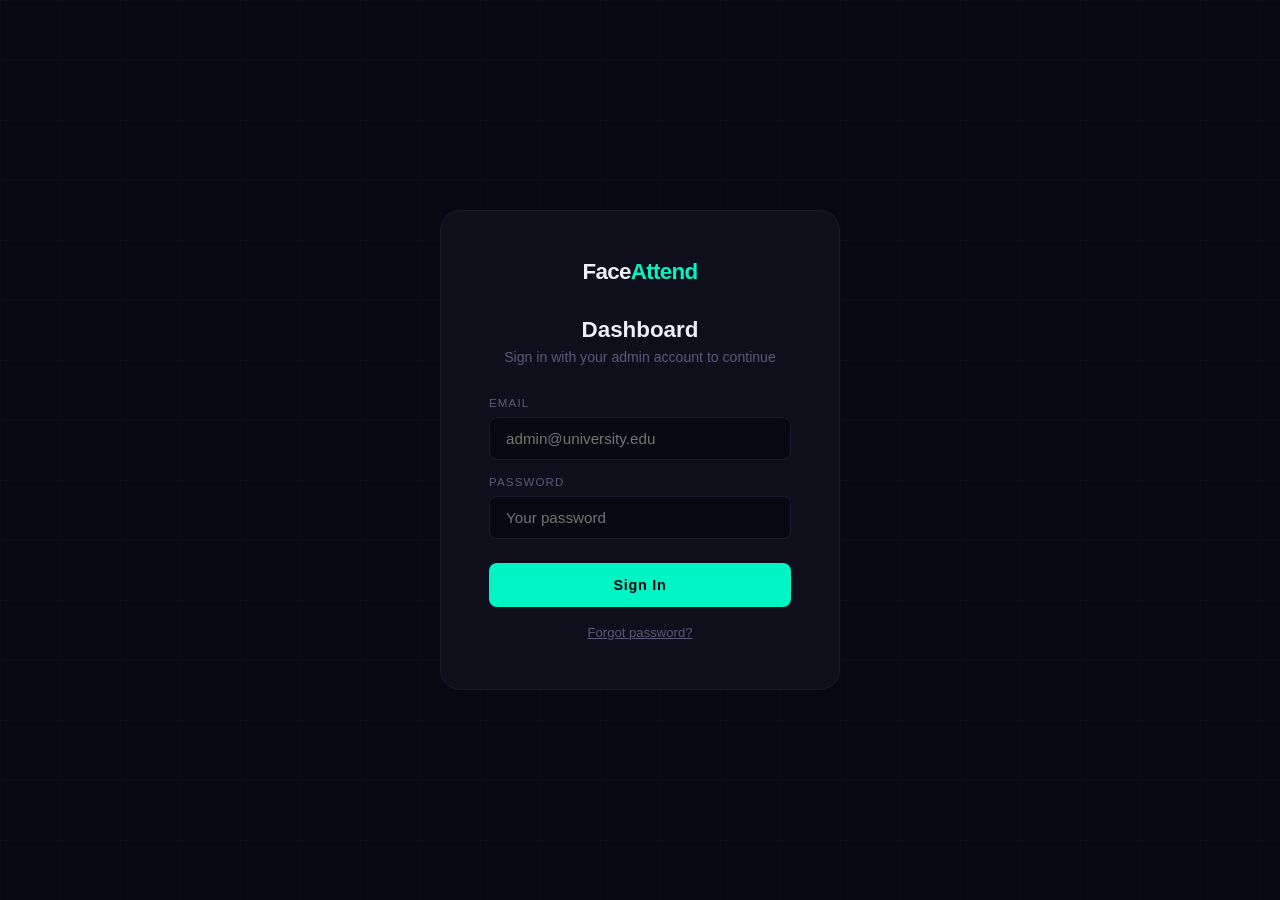
<file: static/dashboard.html>
<!DOCTYPE html>
<html lang="en">
<head>
<meta charset="UTF-8"/>
<meta name="viewport" content="width=device-width, initial-scale=1.0"/>
<title>FaceAttend — Dashboard</title>
<link rel="icon" type="image/x-icon" href="/static/admin_favicon.ico">
<link rel="stylesheet" href="/static/dashboard.css">
</head>
<body>
<div class="grid-bg"></div>
<div id="toast"></div>

<!-- LOGIN -->
<div id="login-screen">
  <div class="login-card">
    <div class="logo">Face<span>Attend</span></div>
    <h2>Dashboard</h2>
    <p>Sign in with your admin account to continue</p>
    <div class="form-group">
      <label>Email</label>
      <input type="email" id="login-email" placeholder="admin@university.edu" autocomplete="off"/>
    </div>
    <div class="form-group">
      <label>Password</label>
      <input type="password" id="login-password" placeholder="Your password" autocomplete="off"/>
    </div>
    <button class="btn" id="login-btn" onclick="login()">Sign In</button>
    <div class="error-msg" id="login-error"></div>
    <div class="forgot-link">
      <button onclick="openForgotModal()">Forgot password?</button>
    </div>
  </div>
</div>

<!-- FORGOT PASSWORD MODAL -->
<div class="modal-overlay" id="forgot-modal">
  <div class="modal" style="max-width:400px;">
    <h3>Reset Password</h3>
    <p>Enter your admin email and we'll send you a reset link.</p>
    <div class="forgot-pw-msg" id="forgot-msg"></div>
    <div id="forgot-fields">
      <div class="form-group">
        <label>Email</label>
        <input type="email" id="forgot-email" placeholder="admin@university.edu" autocomplete="off"/>
      </div>
    </div>
    <div class="modal-actions" style="margin-top:8px;">
      <button class="btn-cancel" onclick="closeForgotModal()">Cancel</button>
      <button class="btn-send-reset" id="forgot-submit-btn" onclick="sendResetLink()">Send Link</button>
    </div>
  </div>
</div>

<!-- SET NEW PASSWORD SCREEN (Supabase recovery redirect) -->
<div id="set-new-pw-screen">
  <div class="set-new-pw-card">
    <div class="logo">Face<span>Attend</span></div>
    <h2>Set New Password</h2>
    <p>Choose a strong password for your account.</p>
    <div class="set-pw-msg" id="set-pw-msg"></div>
    <div id="set-pw-fields">
      <div class="form-group">
        <label>New Password</label>
        <input type="password" id="set-pw-new" placeholder="Min. 8 characters" minlength="8"
               oninput="updatePwStrength(this.value)"/>
      </div>
      <div class="pw-strength-bar"><div class="pw-strength-fill" id="pw-strength-fill"></div></div>
      <div class="form-group">
        <label>Confirm Password</label>
        <input type="password" id="set-pw-confirm" placeholder="Repeat password" minlength="8"/>
      </div>
      <button class="btn" id="set-pw-btn" onclick="confirmSetNewPassword()" style="margin-top:4px;">Update Password</button>
    </div>
  </div>
</div>

<!-- DELETE CONFIRM MODAL -->
<div class="modal-overlay" id="delete-modal">
  <div class="modal">
    <h3>Delete Student</h3>
    <p id="delete-modal-msg">Are you sure? This will remove all photos and attendance records permanently.</p>
    <div class="modal-actions">
      <button class="btn-cancel" onclick="closeDeleteModal()">Cancel</button>
      <button class="btn-confirm-delete" onclick="confirmDelete()">Delete</button>
    </div>
  </div>
</div>

<!-- REMOVE COORDINATOR CONFIRM MODAL -->
<div class="modal-overlay" id="remove-coord-modal">
  <div class="modal">
    <h3>Remove Coordinator</h3>
    <p id="remove-coord-modal-msg">Are you sure? This coordinator will lose dashboard access immediately.</p>
    <div class="modal-actions">
      <button class="btn-cancel" onclick="closeRemoveCoordModal()">Cancel</button>
      <button class="btn-confirm-delete" onclick="confirmRemoveCoord()">Remove</button>
    </div>
  </div>
</div>

<!-- INVITE COORDINATOR MODAL -->
<div class="modal-overlay" id="invite-modal">
  <div class="modal">
    <h3>Invite Coordinator</h3>
    <p>They'll receive an email to set their password and will be able to take attendance for your institution.</p>
    <div class="invite-form">
      <div class="form-group">
        <label>Full Name</label>
        <input type="text" id="invite-name" placeholder="e.g. Sarah Nakato" autocomplete="off"/>
      </div>
      <div class="form-group">
        <label>Email Address</label>
        <input type="email" id="invite-email" placeholder="coordinator@university.edu" autocomplete="off"/>
      </div>
      <div class="form-group">
        <label>Assign to Course Unit <span style="color:var(--muted);font-size:0.7rem;text-transform:none;letter-spacing:0;">(optional)</span></label>
        <select id="invite-unit">
          <option value="">— Select a unit —</option>
        </select>
      </div>
      <div class="invite-error" id="invite-error"></div>
    </div>
    <div class="modal-actions" style="margin-top:24px;">
      <button class="btn-cancel" onclick="closeInviteModal()">Cancel</button>
      <button class="btn-send-invite" id="send-invite-btn" onclick="sendInvite()">Send Invite</button>
    </div>
  </div>
</div>

<!-- GENERATE API KEY MODAL -->
<div class="modal-overlay" id="genkey-modal">
  <div class="modal">
    <h3>Generate API Key</h3>
    <p>Give this key a name so you can identify it later (e.g. "Production", "Mobile App").</p>
    <div class="form-group">
      <label>Key Name</label>
      <input type="text" class="key-name-input" id="genkey-name" placeholder="e.g. Production" autocomplete="off" maxlength="60"/>
    </div>
    <div class="genkey-error" id="genkey-error"></div>
    <div class="modal-actions" style="margin-top:24px;">
      <button class="btn-cancel" onclick="closeGenKeyModal()">Cancel</button>
      <button class="btn-confirm-gen" id="confirm-gen-btn" onclick="confirmGenerateKey()">Generate</button>
    </div>
  </div>
</div>

<!-- REVOKE API KEY CONFIRM MODAL -->
<div class="modal-overlay" id="revoke-modal">
  <div class="modal">
    <h3>Revoke API Key</h3>
    <p id="revoke-modal-msg">Are you sure? Any integration using this key will stop working immediately. This cannot be undone.</p>
    <div class="modal-actions">
      <button class="btn-cancel" onclick="closeRevokeModal()">Cancel</button>
      <button class="btn-confirm-delete" onclick="confirmRevoke()">Revoke Key</button>
    </div>
  </div>
</div>

<!-- DASHBOARD -->
<div id="dashboard-screen">
  <nav>
    <div class="nav-logo">Face<span>Attend</span> <span style="color:var(--muted);font-size:0.75rem;font-weight:400;margin-left:8px;">DASHBOARD</span></div>
    <div class="nav-right">
      <span class="nav-superadmin" id="nav-superadmin" style="display:none">⚡ Super Admin</span>
      <span class="nav-inst" id="nav-inst" style="display:none"></span>
      <span class="nav-user" id="nav-user"></span>
      <button class="btn-logout" onclick="logout()">Sign Out</button>
    </div>
  </nav>

  <div class="main">
    <div class="metrics-grid" id="metrics">
      <div class="loading"><div class="spinner"></div>Loading...</div>
    </div>

    <div class="tabs" id="tabs">
      <button class="tab-btn active" id="tab-btn-attendance" onclick="switchTab('attendance')">Attendance Records</button>
      <button class="tab-btn" id="tab-btn-students" onclick="switchTab('students')">Students</button>
      <button class="tab-btn" id="tab-btn-aisummary" onclick="switchTab('aisummary')">AI Summary</button>
    </div>

    <!-- Attendance Tab -->
    <div class="tab-panel active" id="tab-attendance">
      <div class="filters">
        <select id="filter-inst" onchange="applyFilters()">
          <option value="">All Institutions</option>
        </select>
        <select id="filter-status" onchange="applyFilters()">
          <option value="">All Status</option>
          <option value="success">Success</option>
          <option value="failed">Failed</option>
          <option value="spoof">Spoof</option>
        </select>
        <button class="btn-refresh" onclick="loadData()">↺ Refresh</button>
        <button class="btn-export" onclick="exportCSV()">↓ Export CSV</button>
      </div>
      <div class="table-wrap" id="table-wrap">
        <div class="loading"><div class="spinner"></div>Loading records...</div>
      </div>
    </div>

    <!-- Students Tab -->
    <div class="tab-panel" id="tab-students">
      <div class="filters">
        <button class="btn-refresh" onclick="loadStudents()">↺ Refresh</button>
      </div>
      <div class="table-wrap" id="students-table-wrap">
        <div class="loading"><div class="spinner"></div>Loading students...</div>
      </div>
    </div>

    <!-- AI Summary Tab -->
    <div class="tab-panel" id="tab-aisummary">
      <div class="ai-summary-controls">
        <h3>🤖 Generate AI Attendance Summary</h3>
        <div class="ai-controls-row">
          <div class="form-group">
            <label>Scope</label>
            <select id="ai-scope">
              <option value="institution">Whole Institution</option>
              <option value="course_unit">Course Unit</option>
            </select>
          </div>
          <div class="form-group" id="ai-scope-id-wrap" style="display:none;">
            <label>Course Unit</label>
            <select id="ai-scope-id">
              <option value="">— Select unit —</option>
            </select>
          </div>
          <div class="form-group">
            <label>From</label>
            <input type="date" id="ai-date-from"/>
          </div>
          <div class="form-group">
            <label>To</label>
            <input type="date" id="ai-date-to"/>
          </div>
          <button class="btn-generate-ai" id="ai-generate-btn" onclick="generateAISummary()">✦ Generate</button>
        </div>
      </div>

      <div class="ai-summary-preview" id="ai-summary-preview">
        <div class="ai-preview-header">
          <div>
            <div class="ai-preview-title">AI Attendance Report</div>
            <div class="ai-preview-meta" id="ai-preview-meta"></div>
          </div>
          <button class="btn-download-pdf" onclick="downloadSummaryPDF()">↓ Download PDF</button>
        </div>
        <div class="ai-stats-strip" id="ai-stats-strip"></div>
        <div class="ai-summary-text" id="ai-summary-text"></div>
        <div class="ai-at-risk-table" id="ai-at-risk-table"></div>
      </div>
    </div>

    <!-- Team Tab -->
    <div class="tab-panel" id="tab-team">
      <div class="filters">
        <select id="filter-team-inst" onchange="loadCoordinators()" style="display:none">
          <option value="">All Institutions</option>
        </select>
        <button class="btn-refresh" onclick="loadCoordinators()">↺ Refresh</button>
        <button class="btn-invite" onclick="openInviteModal()">+ Invite Coordinator</button>
      </div>
      <div class="table-wrap" id="team-table-wrap">
        <div class="loading"><div class="spinner"></div>Loading team...</div>
      </div>
    </div>

    <!-- Course Units Tab -->
    <div class="tab-panel" id="tab-units">
      <div class="units-create-box">
        <h3>📚 Add Course Unit</h3>
        <div class="units-create-row">
          <div class="form-group">
            <label>Unit Name</label>
            <input type="text" id="unit-name-input" placeholder="e.g. Database Systems" maxlength="80" autocomplete="off"/>
          </div>
          <div class="form-group">
            <label>Code <span style="color:var(--muted);font-size:0.7rem;text-transform:none;letter-spacing:0;">(optional)</span></label>
            <input type="text" id="unit-code-input" placeholder="e.g. BIST2201" maxlength="20" autocomplete="off"/>
          </div>
          <button class="btn-add-unit" id="add-unit-btn" onclick="createCourseUnit()">+ Add Unit</button>
        </div>
        <div class="units-create-error" id="units-create-error"></div>
      </div>
      <div class="table-wrap" id="units-table-wrap">
        <div class="loading"><div class="spinner"></div>Loading course units...</div>
      </div>
    </div>

    <!-- API Keys Tab -->
    <div class="tab-panel" id="tab-apikeys">
      <div class="apikeys-header">
        <div class="apikeys-header-text">
          <h2>API Keys</h2>
          <p>Use API keys to authenticate requests to the FaceAttend Enterprise API. Keep your keys secret — anyone with a key can mark attendance on behalf of your institution.</p>
        </div>
        <button class="btn-gen-key" id="gen-key-btn" onclick="openGenKeyModal()">+ Generate Key</button>
      </div>
      <div class="new-key-banner" id="new-key-banner">
        <div class="new-key-banner-title">⚠ Save this key now — it won't be shown again</div>
        <p>Copy and store your API key in a safe place. For security, we only show it once.</p>
        <div class="key-reveal-row">
          <div class="key-reveal-value" id="new-key-value">fa_live_...</div>
          <button class="btn-copy-key" id="copy-key-btn" onclick="copyNewKey()">Copy</button>
        </div>
      </div>
      <div class="table-wrap" id="apikeys-table-wrap">
        <div class="loading"><div class="spinner"></div>Loading keys...</div>
      </div>
    </div>

    <!-- Billing Tab -->
    <div class="tab-panel" id="tab-billing">
      <div id="billing-wrap">
        <div class="loading"><div class="spinner"></div>Loading billing info...</div>
      </div>
    </div>

    <!-- Super Admin Tab -->
    <div class="tab-panel" id="tab-superadmin">
      <div class="filters" style="margin-bottom:20px;">
        <select id="filter-inst-status" onchange="loadInstitutions()">
          <option value="">All Institutions</option>
          <option value="pending">Pending</option>
          <option value="active">Active</option>
          <option value="suspended">Suspended</option>
        </select>
        <button class="btn-refresh" onclick="loadInstitutions()">↺ Refresh</button>
      </div>
      <div class="table-wrap" id="institutions-table-wrap">
        <div class="loading"><div class="spinner"></div>Loading institutions...</div>
      </div>
    </div>

    <!-- Security Tab -->
    <div class="tab-panel" id="tab-security">
      <div class="filters" style="margin-bottom:20px;">
        <select id="security-filter-period" onchange="loadSecurityData()">
          <option value="all">All Time</option>
          <option value="7">Last 7 Days</option>
          <option value="30">Last 30 Days</option>
        </select>
        <button class="btn-refresh" onclick="loadSecurityData()">↺ Refresh</button>
        <button class="btn-export" style="margin-left:auto;" onclick="exportSecurityCSV()">↓ Export CSV</button>
      </div>
      <div id="security-summary-grid" class="security-summary-grid"></div>
      <div class="table-wrap" id="security-table-wrap">
        <div class="loading"><div class="spinner"></div>Loading security data...</div>
      </div>
    </div>

    <!-- Audit Logs Tab -->
    <div class="tab-panel" id="tab-audit">
      <div class="audit-filters">
        <div class="filter-group">
          <label>Action</label>
          <select id="audit-filter-action" onchange="auditLoadPage(1)">
            <option value="">All Actions</option>
          </select>
        </div>
        <div class="filter-group">
          <label>From</label>
          <input type="date" id="audit-filter-start" onchange="auditLoadPage(1)"/>
        </div>
        <div class="filter-group">
          <label>To</label>
          <input type="date" id="audit-filter-end" onchange="auditLoadPage(1)"/>
        </div>
        <div class="filter-group" id="audit-institution-filter-wrap" style="display:none;">
          <label>Institution</label>
          <select id="audit-filter-institution" onchange="auditLoadPage(1)">
            <option value="">All Institutions</option>
          </select>
        </div>
        <button class="btn-export" style="margin-left:auto;" onclick="auditExportCSV()">↓ Export CSV</button>
      </div>
      <div class="audit-stats" id="audit-stats"></div>
      <div class="table-wrap" id="audit-table-wrap">
        <div class="loading"><div class="spinner"></div>Loading audit logs...</div>
      </div>
      <div class="audit-pagination" id="audit-pagination"></div>
    </div>

  </div><!-- /main -->
</div><!-- /dashboard-screen -->

<script src="/static/supabase.min.js"></script>
<script src="/static/dashboard.js"></script>
</body>
</html>
</file>
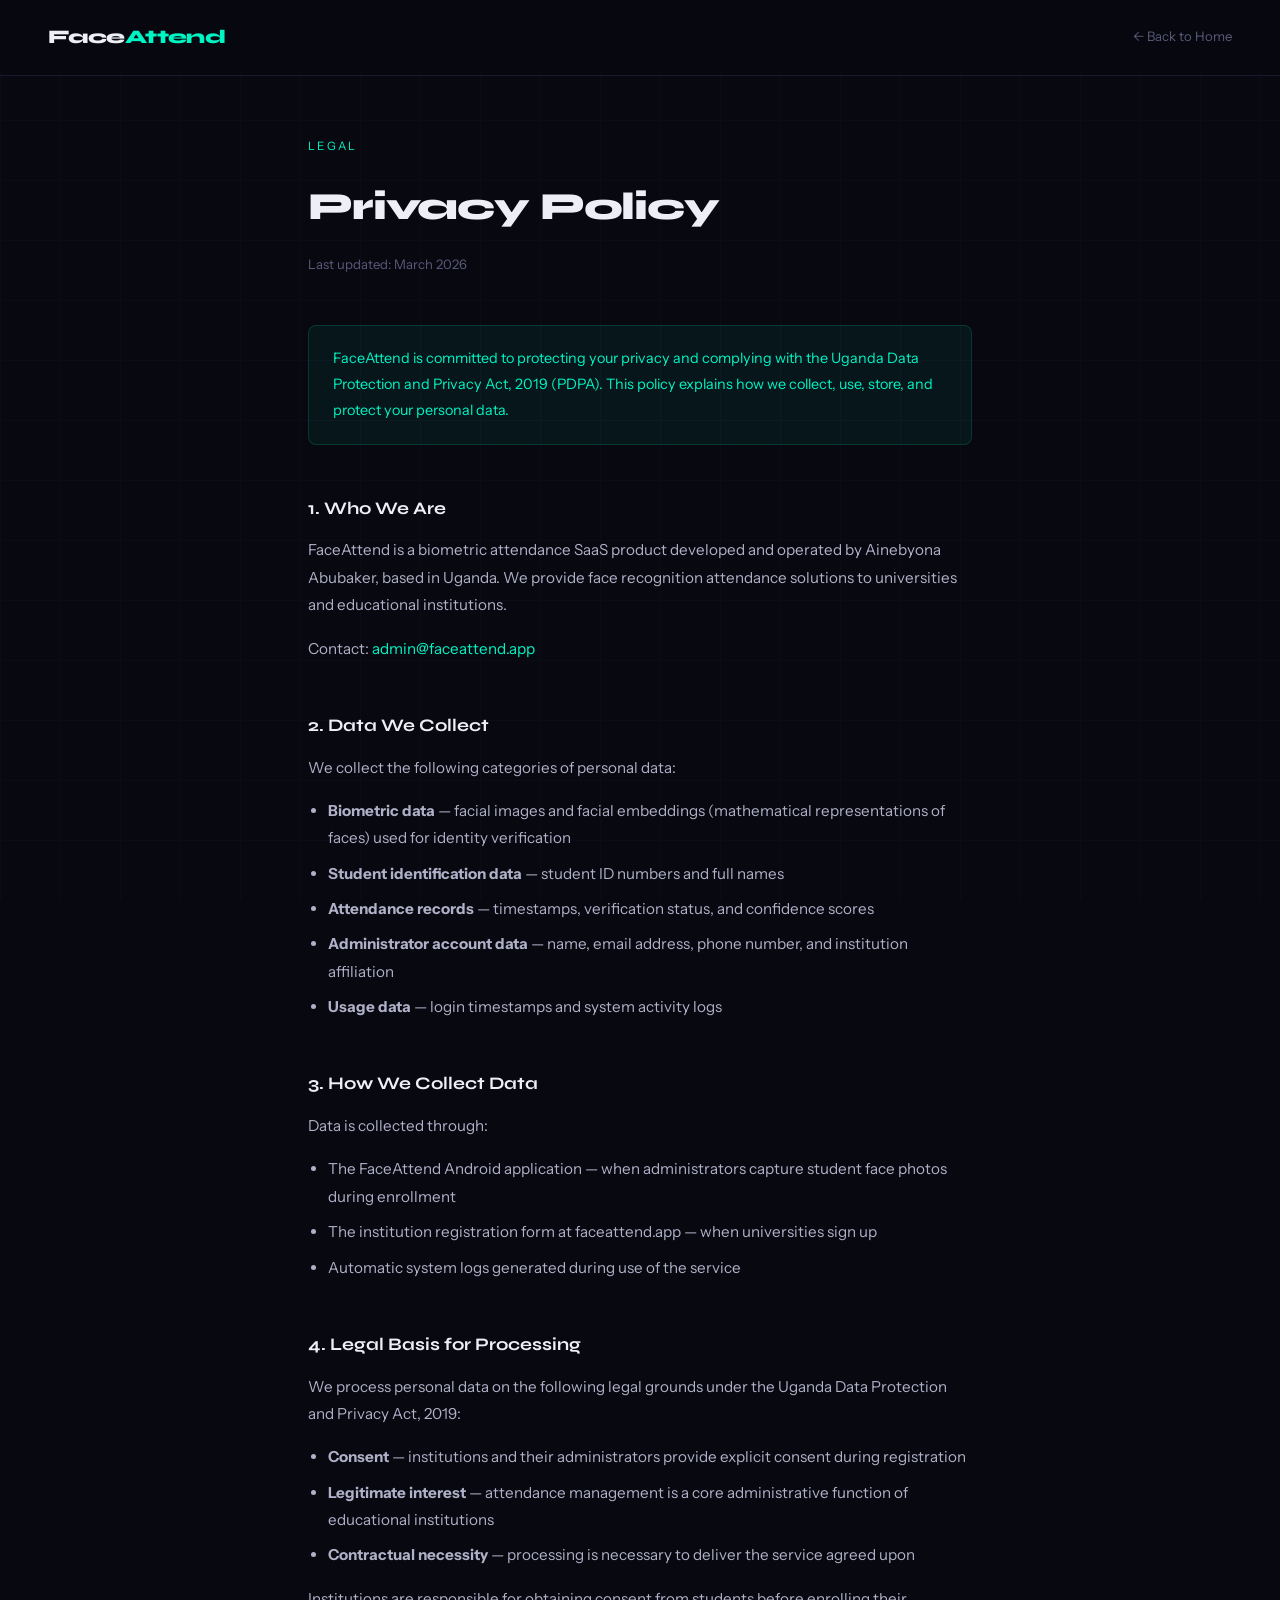
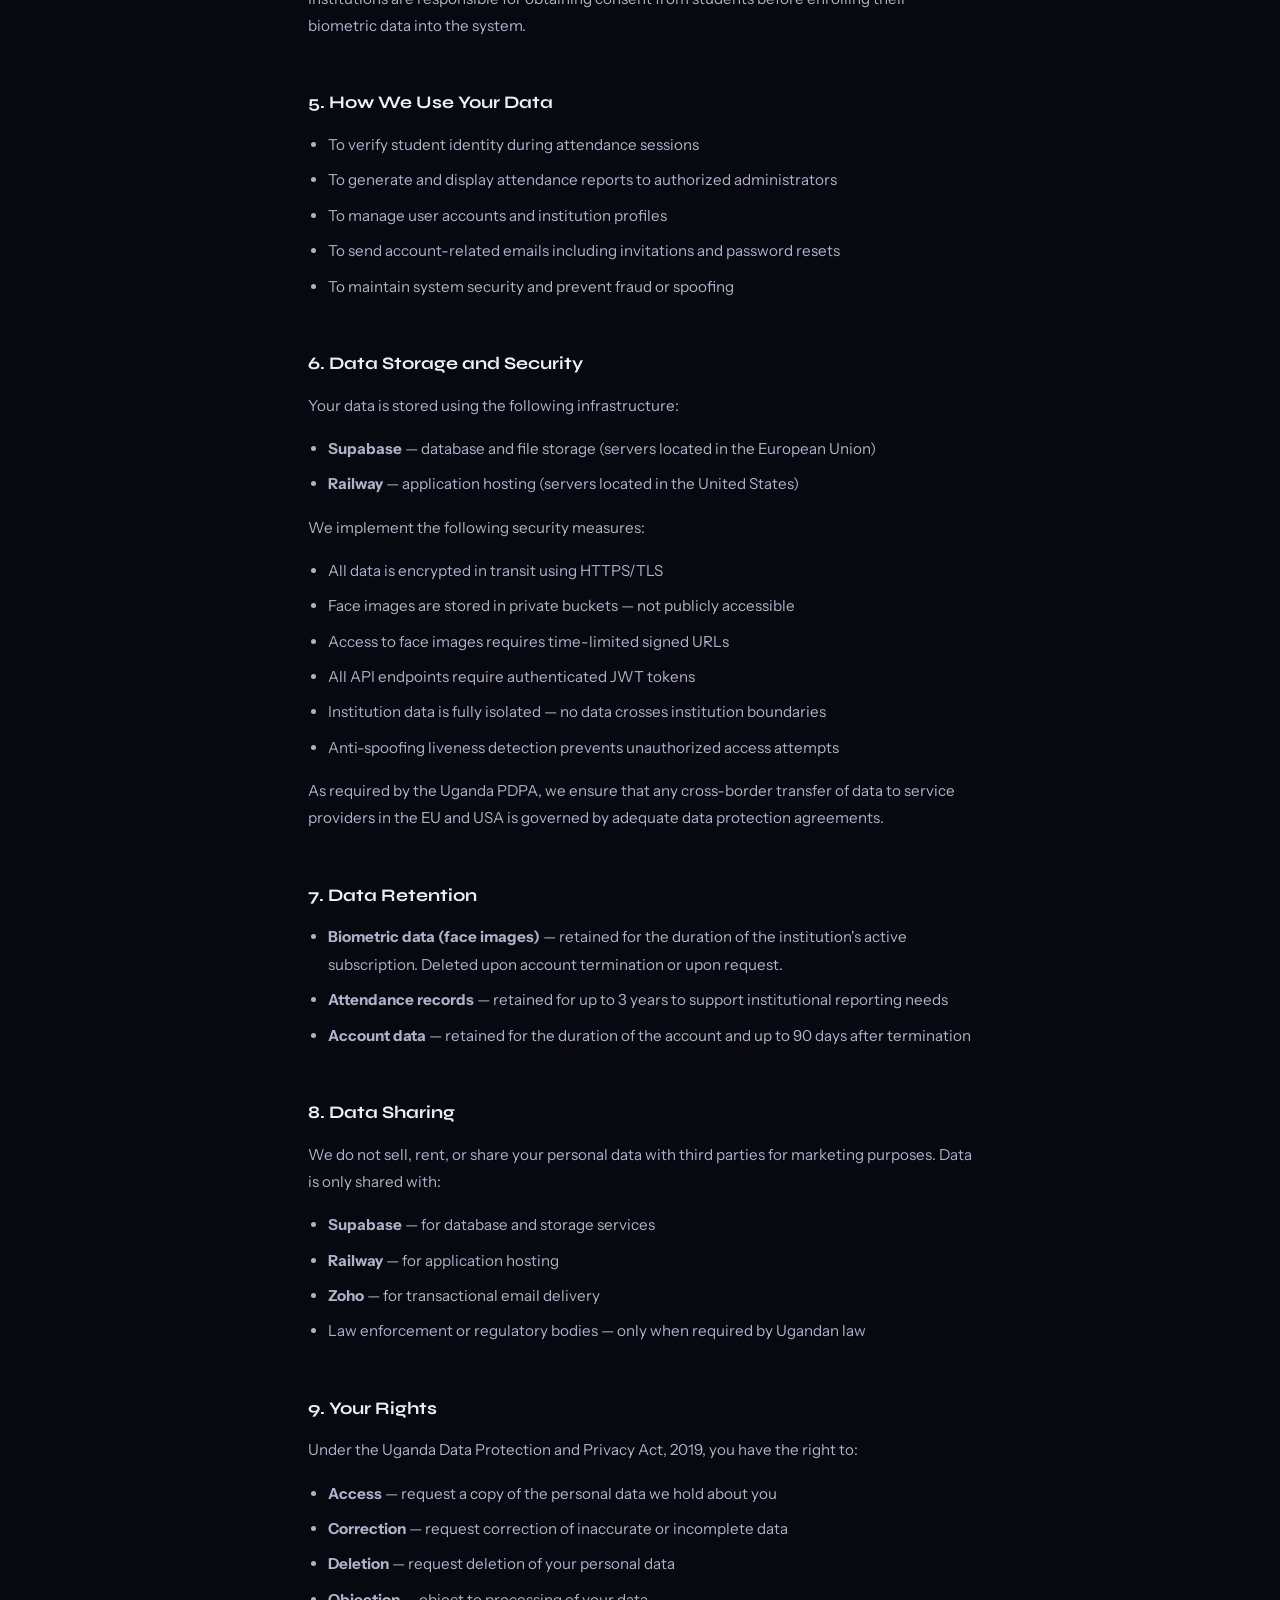
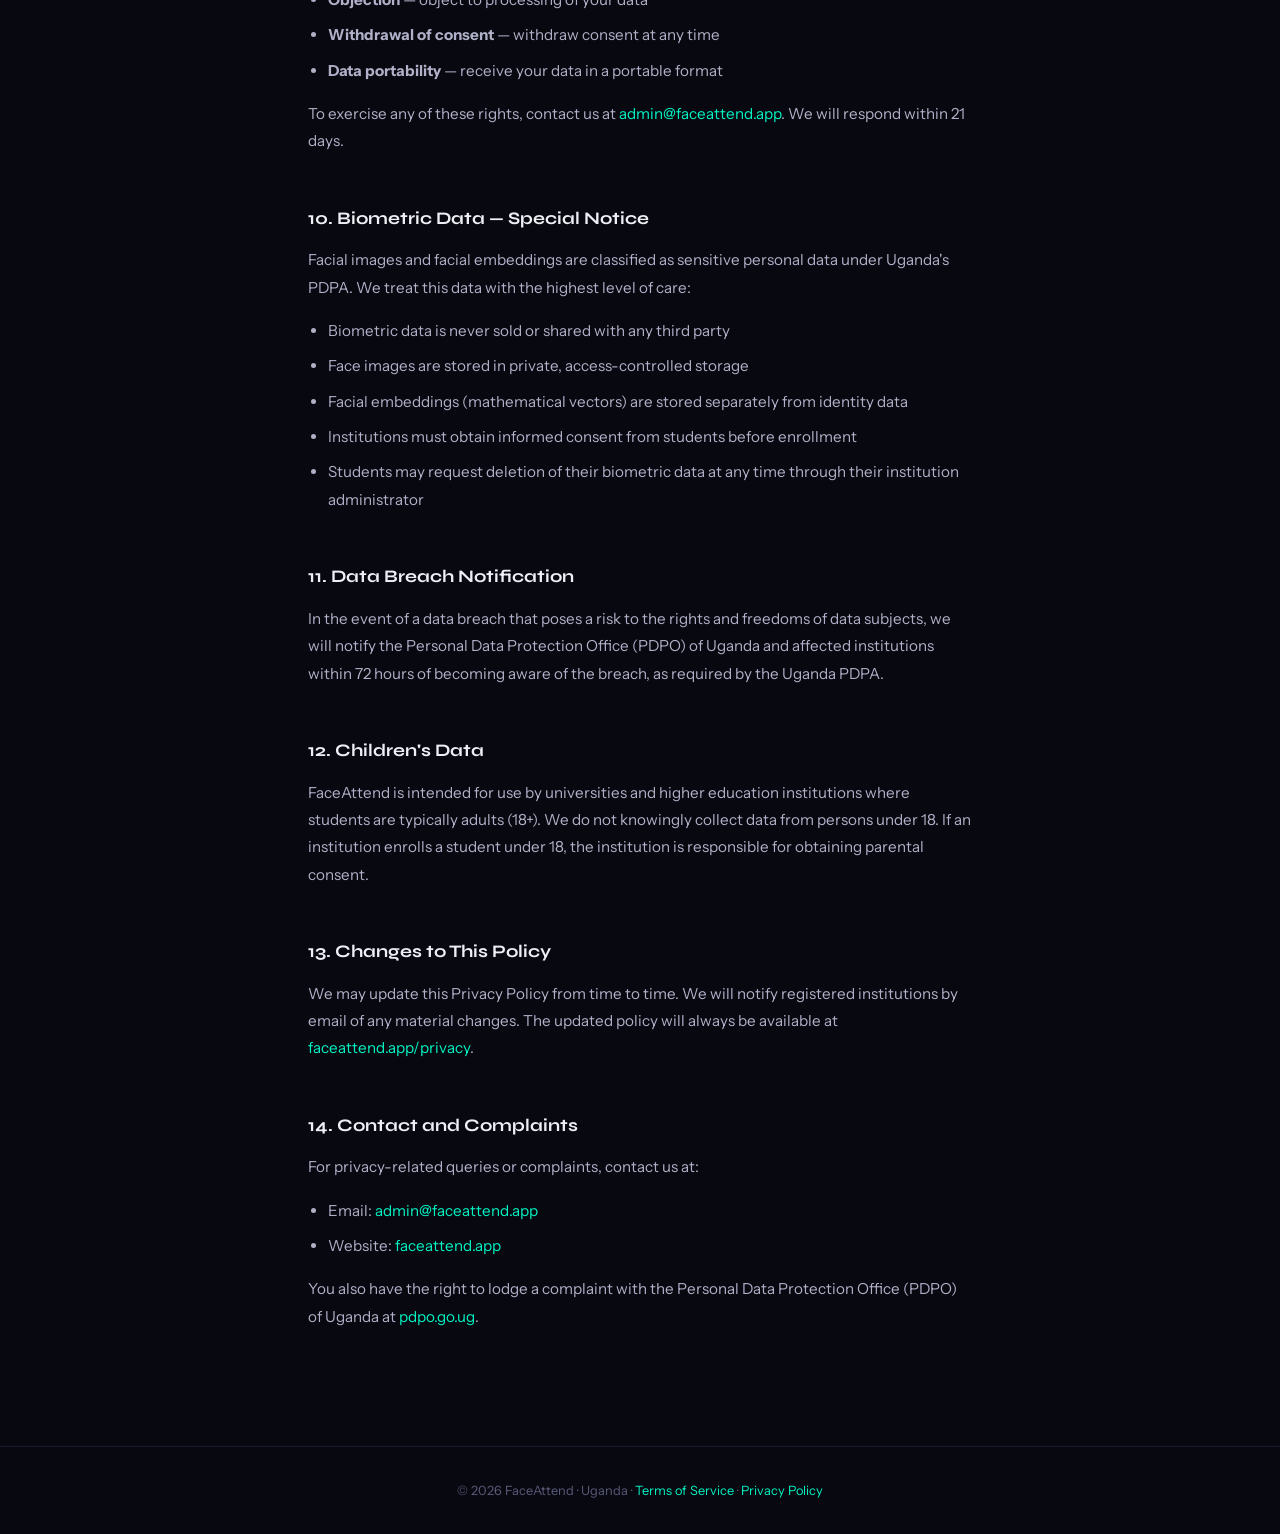
<file: static/privacy.html>
<!DOCTYPE html>
<html lang="en">
<head>
<meta charset="UTF-8"/>
<meta name="viewport" content="width=device-width, initial-scale=1.0"/>
<title>Privacy Policy — FaceAttend</title>
<link rel="icon" type="image/x-icon" href="/static/admin_favicon.ico">
<link rel="icon" type="image/svg+xml" href="data:image/svg+xml,<svg xmlns='http://www.w3.org/2000/svg' viewBox='0 0 32 32'><rect width='32' height='32' rx='6' fill='%23080810'/><text x='10' y='23' font-family='sans-serif' font-weight='800' font-size='22' fill='%23eeeef5'>F</text><circle cx='26' cy='8' r='5' fill='%2300f5c4'/></svg>"/>
<link href="https://fonts.googleapis.com/css2?family=Syne:wght@700;800&family=Instrument+Sans:wght@400;500&display=swap" rel="stylesheet"/>
<style>
:root {
  --black:   #080810;
  --surface: #0f0f1c;
  --border:  #1a1a2e;
  --cyan:    #00f5c4;
  --white:   #eeeef5;
  --muted:   #5a5a7a;
}
*, *::before, *::after { box-sizing: border-box; margin: 0; padding: 0; }
body {
  background: var(--black);
  color: var(--white);
  font-family: 'Instrument Sans', sans-serif;
  line-height: 1.8;
}
.grid-bg {
  position: fixed; inset: 0;
  background-image:
    linear-gradient(var(--border) 1px, transparent 1px),
    linear-gradient(90deg, var(--border) 1px, transparent 1px);
  background-size: 60px 60px;
  opacity: 0.3; pointer-events: none; z-index: 0;
}
nav {
  position: sticky; top: 0; z-index: 100;
  display: flex; align-items: center; justify-content: space-between;
  padding: 20px 48px;
  background: rgba(8,8,16,0.9);
  backdrop-filter: blur(20px);
  border-bottom: 1px solid var(--border);
}
.logo { font-family: 'Syne', sans-serif; font-weight: 800; font-size: 1.2rem; letter-spacing: -0.03em; text-decoration: none; color: var(--white); }
.logo span { color: var(--cyan); }
.back-link { font-size: 0.82rem; color: var(--muted); text-decoration: none; transition: color 0.2s; }
.back-link:hover { color: var(--cyan); }
.container {
  position: relative; z-index: 1;
  max-width: 760px; margin: 0 auto;
  padding: 60px 48px 100px;
}
.page-label { font-size: 0.72rem; color: var(--cyan); letter-spacing: 0.2em; text-transform: uppercase; margin-bottom: 16px; }
h1 {
  font-family: 'Syne', sans-serif;
  font-size: 2.4rem; font-weight: 800;
  letter-spacing: -0.03em; margin-bottom: 12px;
}
.last-updated { font-size: 0.82rem; color: var(--muted); margin-bottom: 48px; }
h2 {
  font-family: 'Syne', sans-serif;
  font-size: 1.1rem; font-weight: 700;
  margin-top: 48px; margin-bottom: 12px;
  color: var(--white);
}
p { color: #b0b0c8; margin-bottom: 16px; font-size: 0.95rem; }
ul { color: #b0b0c8; padding-left: 20px; margin-bottom: 16px; }
ul li { margin-bottom: 8px; font-size: 0.95rem; }
.highlight {
  background: rgba(0,245,196,0.06);
  border: 1px solid rgba(0,245,196,0.15);
  border-radius: 8px; padding: 20px 24px;
  margin: 32px 0; color: var(--cyan); font-size: 0.9rem;
}
a { color: var(--cyan); text-decoration: none; }
a:hover { text-decoration: underline; }
footer {
  border-top: 1px solid var(--border);
  padding: 32px 48px; text-align: center;
  color: var(--muted); font-size: 0.8rem;
  position: relative; z-index: 1;
}
@media (max-width: 768px) {
  nav { padding: 16px 20px; }
  .container { padding: 40px 20px 80px; }
  h1 { font-size: 1.8rem; }
  footer { padding: 24px 20px; }
}
</style>
</head>
<body>
<div class="grid-bg"></div>

<nav>
  <a href="/" class="logo">Face<span>Attend</span></a>
  <a href="/" class="back-link">← Back to Home</a>
</nav>

<div class="container">
  <div class="page-label">Legal</div>
  <h1>Privacy Policy</h1>
  <p class="last-updated">Last updated: March 2026</p>

  <div class="highlight">
    FaceAttend is committed to protecting your privacy and complying with the Uganda Data Protection and Privacy Act, 2019 (PDPA). This policy explains how we collect, use, store, and protect your personal data.
  </div>

  <h2>1. Who We Are</h2>
  <p>FaceAttend is a biometric attendance SaaS product developed and operated by Ainebyona Abubaker, based in Uganda. We provide face recognition attendance solutions to universities and educational institutions.</p>
  <p>Contact: <a href="mailto:abubaker@faceattend.app">admin@faceattend.app</a></p>

  <h2>2. Data We Collect</h2>
  <p>We collect the following categories of personal data:</p>
  <ul>
    <li><strong>Biometric data</strong> — facial images and facial embeddings (mathematical representations of faces) used for identity verification</li>
    <li><strong>Student identification data</strong> — student ID numbers and full names</li>
    <li><strong>Attendance records</strong> — timestamps, verification status, and confidence scores</li>
    <li><strong>Administrator account data</strong> — name, email address, phone number, and institution affiliation</li>
    <li><strong>Usage data</strong> — login timestamps and system activity logs</li>
  </ul>

  <h2>3. How We Collect Data</h2>
  <p>Data is collected through:</p>
  <ul>
    <li>The FaceAttend Android application — when administrators capture student face photos during enrollment</li>
    <li>The institution registration form at faceattend.app — when universities sign up</li>
    <li>Automatic system logs generated during use of the service</li>
  </ul>

  <h2>4. Legal Basis for Processing</h2>
  <p>We process personal data on the following legal grounds under the Uganda Data Protection and Privacy Act, 2019:</p>
  <ul>
    <li><strong>Consent</strong> — institutions and their administrators provide explicit consent during registration</li>
    <li><strong>Legitimate interest</strong> — attendance management is a core administrative function of educational institutions</li>
    <li><strong>Contractual necessity</strong> — processing is necessary to deliver the service agreed upon</li>
  </ul>
  <p>Institutions are responsible for obtaining consent from students before enrolling their biometric data into the system.</p>

  <h2>5. How We Use Your Data</h2>
  <ul>
    <li>To verify student identity during attendance sessions</li>
    <li>To generate and display attendance reports to authorized administrators</li>
    <li>To manage user accounts and institution profiles</li>
    <li>To send account-related emails including invitations and password resets</li>
    <li>To maintain system security and prevent fraud or spoofing</li>
  </ul>

  <h2>6. Data Storage and Security</h2>
  <p>Your data is stored using the following infrastructure:</p>
  <ul>
    <li><strong>Supabase</strong> — database and file storage (servers located in the European Union)</li>
    <li><strong>Railway</strong> — application hosting (servers located in the United States)</li>
  </ul>
  <p>We implement the following security measures:</p>
  <ul>
    <li>All data is encrypted in transit using HTTPS/TLS</li>
    <li>Face images are stored in private buckets — not publicly accessible</li>
    <li>Access to face images requires time-limited signed URLs</li>
    <li>All API endpoints require authenticated JWT tokens</li>
    <li>Institution data is fully isolated — no data crosses institution boundaries</li>
    <li>Anti-spoofing liveness detection prevents unauthorized access attempts</li>
  </ul>
  <p>As required by the Uganda PDPA, we ensure that any cross-border transfer of data to service providers in the EU and USA is governed by adequate data protection agreements.</p>

  <h2>7. Data Retention</h2>
  <ul>
    <li><strong>Biometric data (face images)</strong> — retained for the duration of the institution's active subscription. Deleted upon account termination or upon request.</li>
    <li><strong>Attendance records</strong> — retained for up to 3 years to support institutional reporting needs</li>
    <li><strong>Account data</strong> — retained for the duration of the account and up to 90 days after termination</li>
  </ul>

  <h2>8. Data Sharing</h2>
  <p>We do not sell, rent, or share your personal data with third parties for marketing purposes. Data is only shared with:</p>
  <ul>
    <li><strong>Supabase</strong> — for database and storage services</li>
    <li><strong>Railway</strong> — for application hosting</li>
    <li><strong>Zoho</strong> — for transactional email delivery</li>
    <li>Law enforcement or regulatory bodies — only when required by Ugandan law</li>
  </ul>

  <h2>9. Your Rights</h2>
  <p>Under the Uganda Data Protection and Privacy Act, 2019, you have the right to:</p>
  <ul>
    <li><strong>Access</strong> — request a copy of the personal data we hold about you</li>
    <li><strong>Correction</strong> — request correction of inaccurate or incomplete data</li>
    <li><strong>Deletion</strong> — request deletion of your personal data</li>
    <li><strong>Objection</strong> — object to processing of your data</li>
    <li><strong>Withdrawal of consent</strong> — withdraw consent at any time</li>
    <li><strong>Data portability</strong> — receive your data in a portable format</li>
  </ul>
  <p>To exercise any of these rights, contact us at <a href="mailto:abubaker@faceattend.app">admin@faceattend.app</a>. We will respond within 21 days.</p>

  <h2>10. Biometric Data — Special Notice</h2>
  <p>Facial images and facial embeddings are classified as sensitive personal data under Uganda's PDPA. We treat this data with the highest level of care:</p>
  <ul>
    <li>Biometric data is never sold or shared with any third party</li>
    <li>Face images are stored in private, access-controlled storage</li>
    <li>Facial embeddings (mathematical vectors) are stored separately from identity data</li>
    <li>Institutions must obtain informed consent from students before enrollment</li>
    <li>Students may request deletion of their biometric data at any time through their institution administrator</li>
  </ul>

  <h2>11. Data Breach Notification</h2>
  <p>In the event of a data breach that poses a risk to the rights and freedoms of data subjects, we will notify the Personal Data Protection Office (PDPO) of Uganda and affected institutions within 72 hours of becoming aware of the breach, as required by the Uganda PDPA.</p>

  <h2>12. Children's Data</h2>
  <p>FaceAttend is intended for use by universities and higher education institutions where students are typically adults (18+). We do not knowingly collect data from persons under 18. If an institution enrolls a student under 18, the institution is responsible for obtaining parental consent.</p>

  <h2>13. Changes to This Policy</h2>
  <p>We may update this Privacy Policy from time to time. We will notify registered institutions by email of any material changes. The updated policy will always be available at <a href="https://faceattend.app/privacy">faceattend.app/privacy</a>.</p>

  <h2>14. Contact and Complaints</h2>
  <p>For privacy-related queries or complaints, contact us at:</p>
  <ul>
    <li>Email: <a href="mailto:abubaker@faceattend.app">admin@faceattend.app</a></li>
    <li>Website: <a href="https://faceattend.app">faceattend.app</a></li>
  </ul>
  <p>You also have the right to lodge a complaint with the Personal Data Protection Office (PDPO) of Uganda at <a href="https://pdpo.go.ug" target="_blank">pdpo.go.ug</a>.</p>
</div>

<footer>
  <div>© 2026 FaceAttend · Uganda · <a href="/terms">Terms of Service</a> · <a href="/privacy">Privacy Policy</a></div>
</footer>
</body>
</html>
</file>
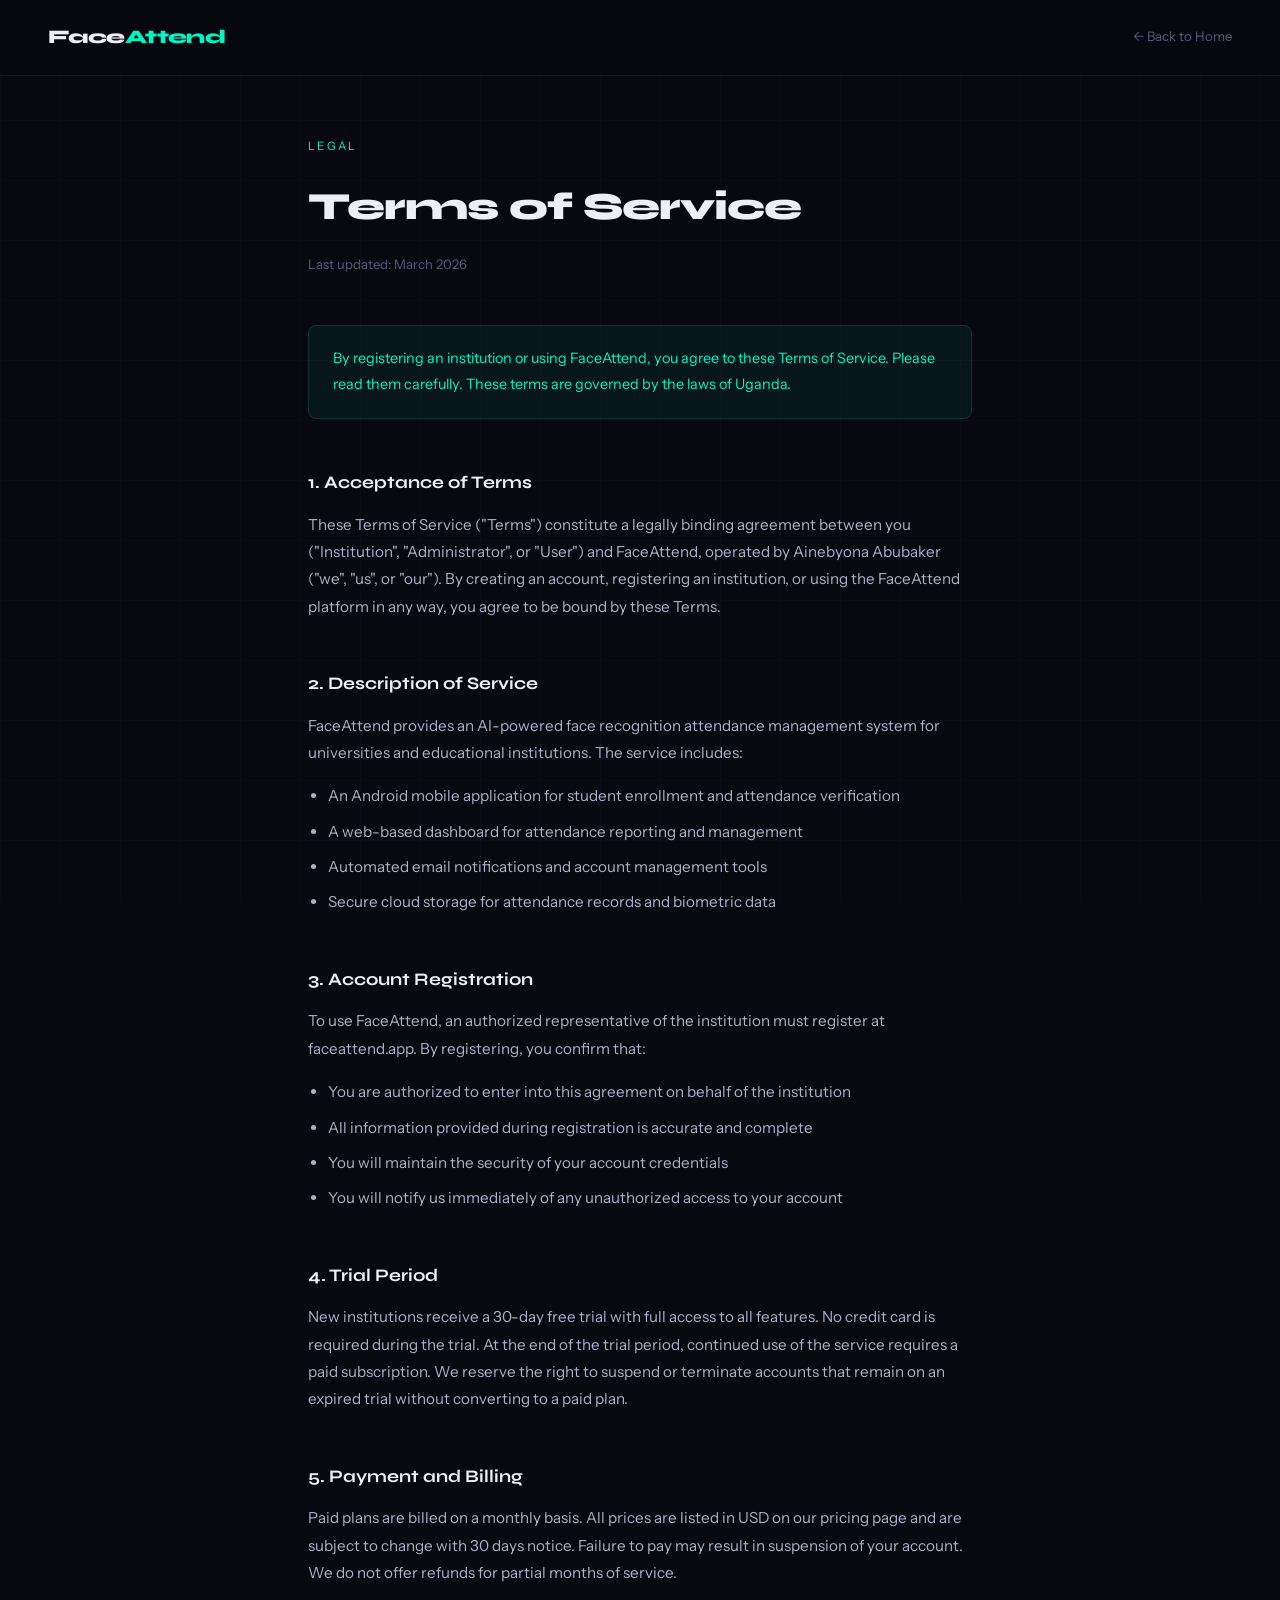
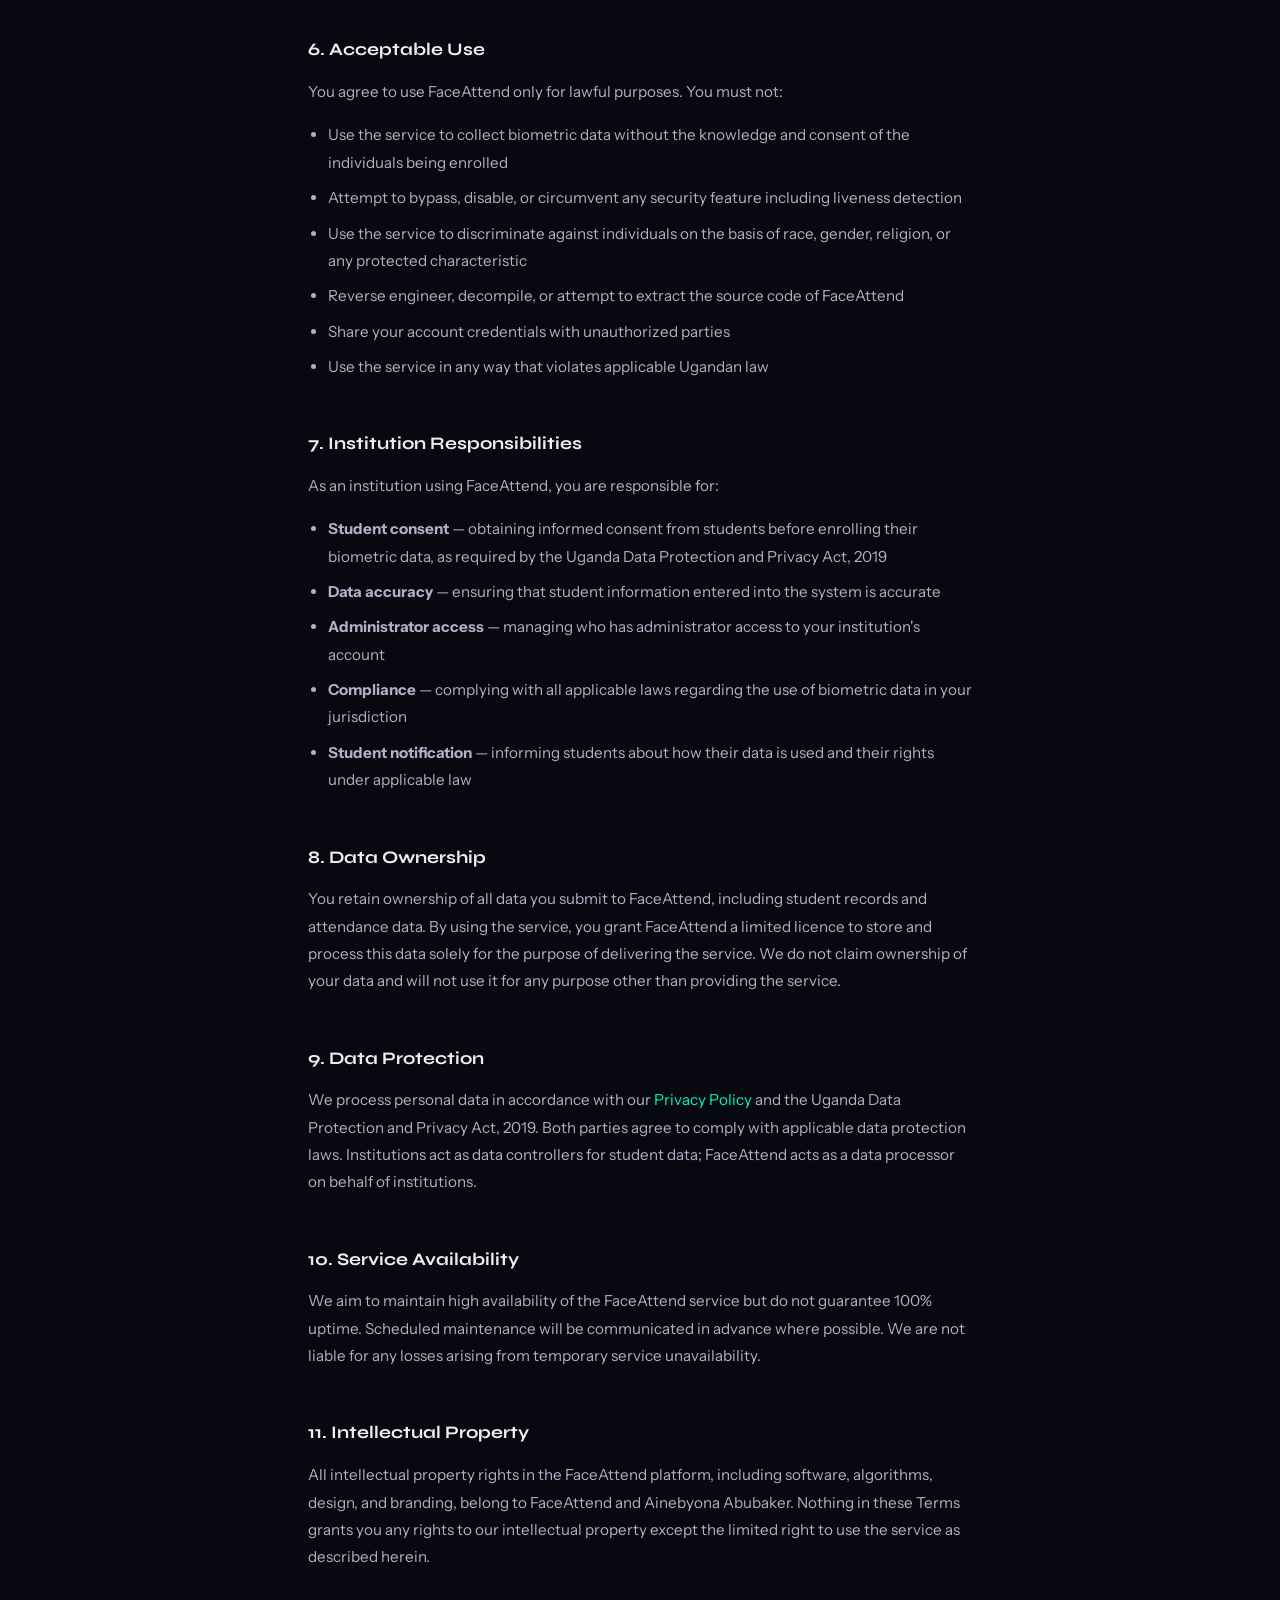
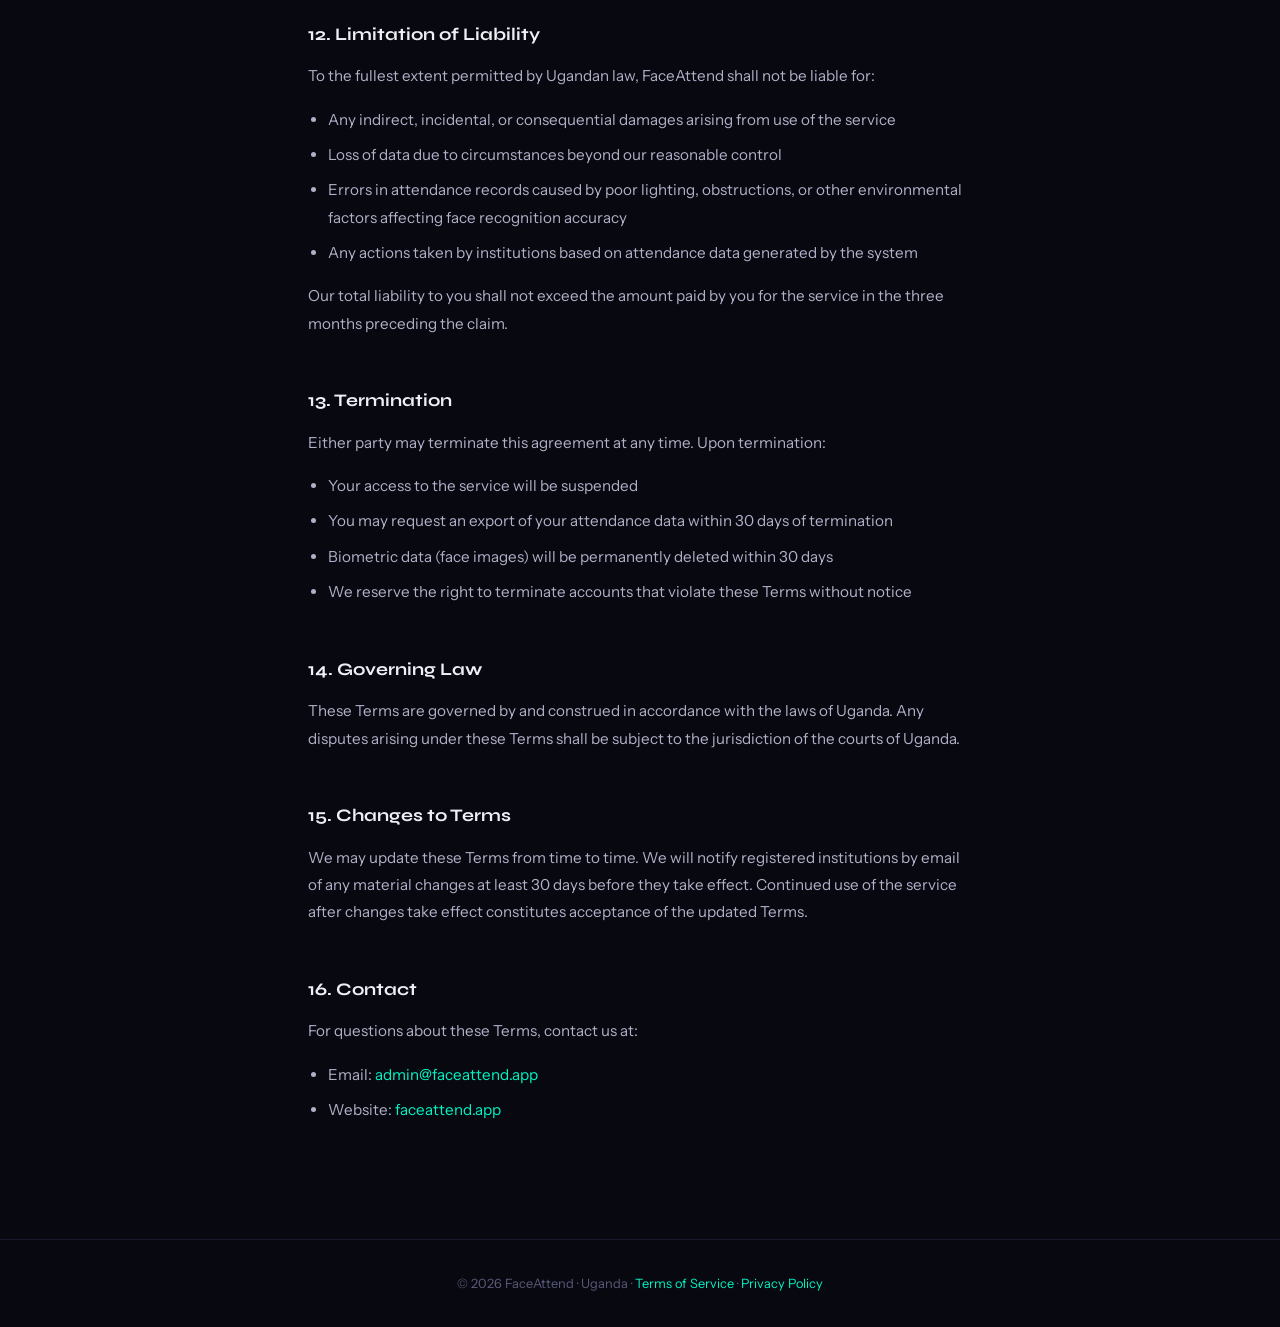
<file: static/terms.html>
<!DOCTYPE html>
<html lang="en">
<head>
<meta charset="UTF-8"/>
<meta name="viewport" content="width=device-width, initial-scale=1.0"/>
<title>Terms of Service — FaceAttend</title>
<link rel="icon" type="image/x-icon" href="/static/admin_favicon.ico">
<link rel="icon" type="image/svg+xml" href="data:image/svg+xml,<svg xmlns='http://www.w3.org/2000/svg' viewBox='0 0 32 32'><rect width='32' height='32' rx='6' fill='%23080810'/><text x='10' y='23' font-family='sans-serif' font-weight='800' font-size='22' fill='%23eeeef5'>F</text><circle cx='26' cy='8' r='5' fill='%2300f5c4'/></svg>"/>
<link href="https://fonts.googleapis.com/css2?family=Syne:wght@700;800&family=Instrument+Sans:wght@400;500&display=swap" rel="stylesheet"/>
<style>
:root {
  --black:   #080810;
  --surface: #0f0f1c;
  --border:  #1a1a2e;
  --cyan:    #00f5c4;
  --white:   #eeeef5;
  --muted:   #5a5a7a;
}
*, *::before, *::after { box-sizing: border-box; margin: 0; padding: 0; }
body {
  background: var(--black);
  color: var(--white);
  font-family: 'Instrument Sans', sans-serif;
  line-height: 1.8;
}
.grid-bg {
  position: fixed; inset: 0;
  background-image:
    linear-gradient(var(--border) 1px, transparent 1px),
    linear-gradient(90deg, var(--border) 1px, transparent 1px);
  background-size: 60px 60px;
  opacity: 0.3; pointer-events: none; z-index: 0;
}
nav {
  position: sticky; top: 0; z-index: 100;
  display: flex; align-items: center; justify-content: space-between;
  padding: 20px 48px;
  background: rgba(8,8,16,0.9);
  backdrop-filter: blur(20px);
  border-bottom: 1px solid var(--border);
}
.logo { font-family: 'Syne', sans-serif; font-weight: 800; font-size: 1.2rem; letter-spacing: -0.03em; text-decoration: none; color: var(--white); }
.logo span { color: var(--cyan); }
.back-link { font-size: 0.82rem; color: var(--muted); text-decoration: none; transition: color 0.2s; }
.back-link:hover { color: var(--cyan); }
.container {
  position: relative; z-index: 1;
  max-width: 760px; margin: 0 auto;
  padding: 60px 48px 100px;
}
.page-label { font-size: 0.72rem; color: var(--cyan); letter-spacing: 0.2em; text-transform: uppercase; margin-bottom: 16px; }
h1 {
  font-family: 'Syne', sans-serif;
  font-size: 2.4rem; font-weight: 800;
  letter-spacing: -0.03em; margin-bottom: 12px;
}
.last-updated { font-size: 0.82rem; color: var(--muted); margin-bottom: 48px; }
h2 {
  font-family: 'Syne', sans-serif;
  font-size: 1.1rem; font-weight: 700;
  margin-top: 48px; margin-bottom: 12px;
  color: var(--white);
}
p { color: #b0b0c8; margin-bottom: 16px; font-size: 0.95rem; }
ul { color: #b0b0c8; padding-left: 20px; margin-bottom: 16px; }
ul li { margin-bottom: 8px; font-size: 0.95rem; }
.highlight {
  background: rgba(0,245,196,0.06);
  border: 1px solid rgba(0,245,196,0.15);
  border-radius: 8px; padding: 20px 24px;
  margin: 32px 0; color: var(--cyan); font-size: 0.9rem;
}
a { color: var(--cyan); text-decoration: none; }
a:hover { text-decoration: underline; }
footer {
  border-top: 1px solid var(--border);
  padding: 32px 48px; text-align: center;
  color: var(--muted); font-size: 0.8rem;
  position: relative; z-index: 1;
}
@media (max-width: 768px) {
  nav { padding: 16px 20px; }
  .container { padding: 40px 20px 80px; }
  h1 { font-size: 1.8rem; }
  footer { padding: 24px 20px; }
}
</style>
</head>
<body>
<div class="grid-bg"></div>

<nav>
  <a href="/" class="logo">Face<span>Attend</span></a>
  <a href="/" class="back-link">← Back to Home</a>
</nav>

<div class="container">
  <div class="page-label">Legal</div>
  <h1>Terms of Service</h1>
  <p class="last-updated">Last updated: March 2026</p>

  <div class="highlight">
    By registering an institution or using FaceAttend, you agree to these Terms of Service. Please read them carefully. These terms are governed by the laws of Uganda.
  </div>

  <h2>1. Acceptance of Terms</h2>
  <p>These Terms of Service ("Terms") constitute a legally binding agreement between you ("Institution", "Administrator", or "User") and FaceAttend, operated by Ainebyona Abubaker ("we", "us", or "our"). By creating an account, registering an institution, or using the FaceAttend platform in any way, you agree to be bound by these Terms.</p>

  <h2>2. Description of Service</h2>
  <p>FaceAttend provides an AI-powered face recognition attendance management system for universities and educational institutions. The service includes:</p>
  <ul>
    <li>An Android mobile application for student enrollment and attendance verification</li>
    <li>A web-based dashboard for attendance reporting and management</li>
    <li>Automated email notifications and account management tools</li>
    <li>Secure cloud storage for attendance records and biometric data</li>
  </ul>

  <h2>3. Account Registration</h2>
  <p>To use FaceAttend, an authorized representative of the institution must register at faceattend.app. By registering, you confirm that:</p>
  <ul>
    <li>You are authorized to enter into this agreement on behalf of the institution</li>
    <li>All information provided during registration is accurate and complete</li>
    <li>You will maintain the security of your account credentials</li>
    <li>You will notify us immediately of any unauthorized access to your account</li>
  </ul>

  <h2>4. Trial Period</h2>
  <p>New institutions receive a 30-day free trial with full access to all features. No credit card is required during the trial. At the end of the trial period, continued use of the service requires a paid subscription. We reserve the right to suspend or terminate accounts that remain on an expired trial without converting to a paid plan.</p>

  <h2>5. Payment and Billing</h2>
  <p>Paid plans are billed on a monthly basis. All prices are listed in USD on our pricing page and are subject to change with 30 days notice. Failure to pay may result in suspension of your account. We do not offer refunds for partial months of service.</p>

  <h2>6. Acceptable Use</h2>
  <p>You agree to use FaceAttend only for lawful purposes. You must not:</p>
  <ul>
    <li>Use the service to collect biometric data without the knowledge and consent of the individuals being enrolled</li>
    <li>Attempt to bypass, disable, or circumvent any security feature including liveness detection</li>
    <li>Use the service to discriminate against individuals on the basis of race, gender, religion, or any protected characteristic</li>
    <li>Reverse engineer, decompile, or attempt to extract the source code of FaceAttend</li>
    <li>Share your account credentials with unauthorized parties</li>
    <li>Use the service in any way that violates applicable Ugandan law</li>
  </ul>

  <h2>7. Institution Responsibilities</h2>
  <p>As an institution using FaceAttend, you are responsible for:</p>
  <ul>
    <li><strong>Student consent</strong> — obtaining informed consent from students before enrolling their biometric data, as required by the Uganda Data Protection and Privacy Act, 2019</li>
    <li><strong>Data accuracy</strong> — ensuring that student information entered into the system is accurate</li>
    <li><strong>Administrator access</strong> — managing who has administrator access to your institution's account</li>
    <li><strong>Compliance</strong> — complying with all applicable laws regarding the use of biometric data in your jurisdiction</li>
    <li><strong>Student notification</strong> — informing students about how their data is used and their rights under applicable law</li>
  </ul>

  <h2>8. Data Ownership</h2>
  <p>You retain ownership of all data you submit to FaceAttend, including student records and attendance data. By using the service, you grant FaceAttend a limited licence to store and process this data solely for the purpose of delivering the service. We do not claim ownership of your data and will not use it for any purpose other than providing the service.</p>

  <h2>9. Data Protection</h2>
  <p>We process personal data in accordance with our <a href="/privacy">Privacy Policy</a> and the Uganda Data Protection and Privacy Act, 2019. Both parties agree to comply with applicable data protection laws. Institutions act as data controllers for student data; FaceAttend acts as a data processor on behalf of institutions.</p>

  <h2>10. Service Availability</h2>
  <p>We aim to maintain high availability of the FaceAttend service but do not guarantee 100% uptime. Scheduled maintenance will be communicated in advance where possible. We are not liable for any losses arising from temporary service unavailability.</p>

  <h2>11. Intellectual Property</h2>
  <p>All intellectual property rights in the FaceAttend platform, including software, algorithms, design, and branding, belong to FaceAttend and Ainebyona Abubaker. Nothing in these Terms grants you any rights to our intellectual property except the limited right to use the service as described herein.</p>

  <h2>12. Limitation of Liability</h2>
  <p>To the fullest extent permitted by Ugandan law, FaceAttend shall not be liable for:</p>
  <ul>
    <li>Any indirect, incidental, or consequential damages arising from use of the service</li>
    <li>Loss of data due to circumstances beyond our reasonable control</li>
    <li>Errors in attendance records caused by poor lighting, obstructions, or other environmental factors affecting face recognition accuracy</li>
    <li>Any actions taken by institutions based on attendance data generated by the system</li>
  </ul>
  <p>Our total liability to you shall not exceed the amount paid by you for the service in the three months preceding the claim.</p>

  <h2>13. Termination</h2>
  <p>Either party may terminate this agreement at any time. Upon termination:</p>
  <ul>
    <li>Your access to the service will be suspended</li>
    <li>You may request an export of your attendance data within 30 days of termination</li>
    <li>Biometric data (face images) will be permanently deleted within 30 days</li>
    <li>We reserve the right to terminate accounts that violate these Terms without notice</li>
  </ul>

  <h2>14. Governing Law</h2>
  <p>These Terms are governed by and construed in accordance with the laws of Uganda. Any disputes arising under these Terms shall be subject to the jurisdiction of the courts of Uganda.</p>

  <h2>15. Changes to Terms</h2>
  <p>We may update these Terms from time to time. We will notify registered institutions by email of any material changes at least 30 days before they take effect. Continued use of the service after changes take effect constitutes acceptance of the updated Terms.</p>

  <h2>16. Contact</h2>
  <p>For questions about these Terms, contact us at:</p>
  <ul>
    <li>Email: <a href="mailto:abubaker@faceattend.app">admin@faceattend.app</a></li>
    <li>Website: <a href="https://faceattend.app">faceattend.app</a></li>
  </ul>
</div>

<footer>
  <div>© 2026 FaceAttend · Uganda · <a href="/terms">Terms of Service</a> · <a href="/privacy">Privacy Policy</a></div>
</footer>
</body>
</html>
</file>
<file: static/dashboard.css>
:root {
  --black:   #080810;
  --surface: #0f0f1c;
  --border:  #1a1a2e;
  --cyan:    #00f5c4;
  --orange:  #ff6b35;
  --blue:    #4a9eff;
  --purple:  #a78bfa;
  --white:   #eeeef5;
  --muted:   #5a5a7a;
  --red:     #ff5050;
  --yellow:  #f5c400;
}
*, *::before, *::after { box-sizing: border-box; margin: 0; padding: 0; }
body {
  background: var(--black);
  color: var(--white);
  font-family: 'Instrument Sans', sans-serif;
  min-height: 100vh;
}
.grid-bg {
  position: fixed; inset: 0;
  background-image:
    linear-gradient(var(--border) 1px, transparent 1px),
    linear-gradient(90deg, var(--border) 1px, transparent 1px);
  background-size: 60px 60px;
  opacity: 0.3;
  pointer-events: none;
  z-index: 0;
}

/* ── LOGIN ── */
#login-screen {
  position: fixed; inset: 0;
  display: flex; align-items: center; justify-content: center;
  z-index: 100; padding: 24px;
}
.login-card {
  background: var(--surface);
  border: 1px solid var(--border);
  border-radius: 20px;
  padding: 48px;
  width: 100%; max-width: 400px;
  position: relative; z-index: 1;
}
.logo {
  font-family: 'Syne', sans-serif;
  font-weight: 800; font-size: 1.4rem;
  letter-spacing: -0.03em;
  margin-bottom: 32px; text-align: center;
}
.logo span { color: var(--cyan); }
.login-card h2 {
  font-family: 'Syne', sans-serif;
  font-size: 1.4rem; font-weight: 800;
  text-align: center; margin-bottom: 6px;
}
.login-card p {
  color: var(--muted); font-size: 0.88rem;
  text-align: center; margin-bottom: 32px;
}
.form-group { margin-bottom: 16px; }
label {
  display: block; font-size: 0.72rem;
  color: var(--muted); letter-spacing: 0.1em;
  text-transform: uppercase; margin-bottom: 8px;
}
input[type="email"], input[type="password"], input[type="text"] {
  width: 100%; background: var(--black);
  border: 1px solid var(--border); border-radius: 8px;
  padding: 12px 16px; color: var(--white);
  font-family: 'Instrument Sans', sans-serif;
  font-size: 0.95rem; outline: none;
  transition: border-color 0.2s;
}
input:focus { border-color: var(--cyan); }
.btn {
  width: 100%; background: var(--cyan);
  color: var(--black); padding: 14px;
  border-radius: 8px;
  font-family: 'Syne', sans-serif;
  font-weight: 700; font-size: 0.9rem;
  letter-spacing: 0.05em; border: none;
  cursor: pointer; margin-top: 8px;
  transition: transform 0.2s, box-shadow 0.2s, opacity 0.2s;
}
.btn:hover:not(:disabled) {
  transform: translateY(-2px);
  box-shadow: 0 8px 30px rgba(0,245,196,0.3);
}
.btn:disabled { opacity: 0.5; cursor: not-allowed; }
.error-msg {
  background: rgba(255,80,80,0.08);
  border: 1px solid rgba(255,80,80,0.2);
  color: var(--red); border-radius: 8px;
  padding: 12px 16px; font-size: 0.85rem;
  margin-top: 16px; display: none;
}
.forgot-link {
  text-align: center; margin-top: 16px;
}
.forgot-link button {
  background: none; border: none;
  color: var(--muted); font-size: 0.82rem;
  cursor: pointer; font-family: 'Instrument Sans', sans-serif;
  text-decoration: underline;
  transition: color 0.2s;
}
.forgot-link button:hover { color: var(--cyan); }

/* ── SET NEW PASSWORD SCREEN (recovery flow) ── */
#set-new-pw-screen {
  position: fixed; inset: 0;
  display: none; align-items: center; justify-content: center;
  z-index: 100; padding: 24px;
}
.set-new-pw-card {
  background: var(--surface);
  border: 1px solid var(--border);
  border-radius: 20px;
  padding: 48px;
  width: 100%; max-width: 400px;
  position: relative; z-index: 1;
}
.set-new-pw-card h2 {
  font-family: 'Syne', sans-serif;
  font-size: 1.4rem; font-weight: 800;
  text-align: center; margin-bottom: 8px;
}
.set-new-pw-card p {
  color: var(--muted); font-size: 0.88rem;
  text-align: center; margin-bottom: 28px;
}
.pw-strength-bar  { height: 4px; border-radius: 2px; background: rgba(255,255,255,0.06); margin-bottom: 16px; }
.pw-strength-fill { height: 100%; border-radius: 2px; transition: width .3s, background .3s; width: 0; }
.set-pw-msg {
  border-radius: 8px; padding: 10px 14px;
  font-size: 0.82rem; margin-bottom: 14px; display: none;
}
.set-pw-msg.error   { background: rgba(255,80,80,0.08); border: 1px solid rgba(255,80,80,0.2); color: var(--red); }
.set-pw-msg.success { background: rgba(0,245,196,0.08); border: 1px solid rgba(0,245,196,0.2); color: var(--cyan); }

/* ── DASHBOARD ── */
#dashboard-screen { display: none; position: relative; z-index: 1; }

nav {
  position: sticky; top: 0; z-index: 50;
  background: rgba(8,8,16,0.9);
  backdrop-filter: blur(20px);
  border-bottom: 1px solid var(--border);
  padding: 16px 32px;
  display: flex; align-items: center;
  justify-content: space-between;
}
.nav-logo {
  font-family: 'Syne', sans-serif;
  font-weight: 800; font-size: 1.1rem;
}
.nav-logo span { color: var(--cyan); }
.nav-right { display: flex; align-items: center; gap: 16px; }
.nav-user { font-size: 0.8rem; color: var(--muted); }
.nav-inst {
  font-size: 0.75rem; color: var(--cyan);
  background: rgba(0,245,196,0.08);
  border: 1px solid rgba(0,245,196,0.2);
  padding: 3px 10px; border-radius: 100px;
}
.nav-superadmin {
  font-size: 0.75rem; color: var(--purple);
  background: rgba(167,139,250,0.08);
  border: 1px solid rgba(167,139,250,0.2);
  padding: 3px 10px; border-radius: 100px;
}
.btn-logout {
  background: transparent;
  border: 1px solid var(--border);
  color: var(--muted); padding: 6px 14px;
  border-radius: 6px; font-size: 0.78rem;
  cursor: pointer; transition: border-color 0.2s, color 0.2s;
}
.btn-logout:hover { border-color: var(--red); color: var(--red); }

/* ── FORGOT PASSWORD MODAL ── */
.forgot-pw-msg {
  border-radius: 8px; padding: 10px 14px;
  font-size: 0.82rem; margin-bottom: 12px; display: none;
}
.forgot-pw-msg.error   { background: rgba(255,80,80,0.08); border: 1px solid rgba(255,80,80,0.2); color: var(--red); }
.forgot-pw-msg.success { background: rgba(0,245,196,0.08); border: 1px solid rgba(0,245,196,0.2); color: var(--cyan); }
.btn-send-reset {
  background: var(--cyan); border: none;
  color: var(--black); padding: 10px 22px;
  border-radius: 8px; cursor: pointer;
  font-family: 'Syne', sans-serif; font-weight: 700; font-size: 0.85rem;
  transition: opacity 0.2s;
}
.btn-send-reset:disabled { opacity: 0.5; cursor: not-allowed; }

.main { padding: 32px; max-width: 1400px; margin: 0 auto; }

/* Metrics */
.metrics-grid {
  display: grid;
  grid-template-columns: repeat(auto-fit, minmax(200px, 1fr));
  gap: 16px; margin-bottom: 32px;
}
.metric-card {
  background: var(--surface);
  border: 1px solid var(--border);
  border-radius: 12px; padding: 24px;
  position: relative; overflow: hidden;
}
.metric-card::before {
  content: ''; position: absolute;
  top: 0; left: 0; right: 0; height: 2px;
}
.metric-card.cyan::before   { background: var(--cyan); }
.metric-card.blue::before   { background: var(--blue); }
.metric-card.orange::before { background: var(--orange); }
.metric-card.purple::before { background: var(--purple); }
.metric-label {
  font-size: 0.7rem; color: var(--muted);
  letter-spacing: 0.12em; text-transform: uppercase;
  margin-bottom: 10px;
}
.metric-value {
  font-family: 'Syne', sans-serif;
  font-size: 2.2rem; font-weight: 800;
  line-height: 1;
}
.metric-sub { font-size: 0.75rem; color: var(--muted); margin-top: 6px; }

/* Tabs */
.tabs {
  display: flex; gap: 0;
  border-bottom: 1px solid var(--border);
  margin-bottom: 24px;
  flex-wrap: wrap;
}
.tab-btn {
  background: transparent; border: none;
  color: var(--muted); padding: 10px 24px;
  font-family: 'Instrument Sans', sans-serif;
  font-size: 0.85rem; cursor: pointer;
  border-bottom: 2px solid transparent;
  margin-bottom: -1px;
  transition: color 0.2s, border-color 0.2s;
}
.tab-btn.active { color: var(--cyan); border-bottom-color: var(--cyan); }
.tab-btn.superadmin-tab { color: var(--purple); }
.tab-btn.superadmin-tab.active { color: var(--purple); border-bottom-color: var(--purple); }
.tab-btn.security-tab { color: var(--red); }
.tab-btn.security-tab.active { color: var(--red); border-bottom-color: var(--red); }
.tab-btn.dev-tab { color: var(--orange); }
.tab-btn.dev-tab.active { color: var(--orange); border-bottom-color: var(--orange); }
.tab-btn.billing-tab { color: var(--cyan); }
.tab-btn.units-tab { color: var(--blue); }
.tab-btn.audit-tab { color: var(--yellow); }
.tab-btn.audit-tab.active { color: var(--yellow); border-bottom-color: var(--yellow); }
.tab-panel { display: none; }
.tab-panel.active { display: block; }

/* Section */
.section-header {
  font-size: 0.7rem; color: var(--muted);
  letter-spacing: 0.2em; text-transform: uppercase;
  border-bottom: 1px solid var(--border);
  padding-bottom: 8px; margin: 0 0 16px;
}

/* Filters */
.filters {
  display: flex; gap: 12px; flex-wrap: wrap;
  margin-bottom: 20px; align-items: center;
}
select {
  background: var(--surface);
  border: 1px solid var(--border);
  border-radius: 8px; padding: 8px 12px;
  color: var(--white);
  font-family: 'Instrument Sans', sans-serif;
  font-size: 0.85rem; outline: none;
  cursor: pointer;
}
select:focus { border-color: var(--cyan); }
.btn-refresh {
  background: transparent;
  border: 1px solid var(--border);
  color: var(--cyan); padding: 8px 16px;
  border-radius: 8px; font-size: 0.82rem;
  cursor: pointer; transition: border-color 0.2s;
}
.btn-refresh:hover { border-color: var(--cyan); }
.btn-export {
  background: var(--cyan); color: var(--black);
  border: none; padding: 8px 16px;
  border-radius: 8px;
  font-family: 'Syne', sans-serif;
  font-weight: 700; font-size: 0.8rem;
  cursor: pointer; margin-left: auto;
}

.btn-invite {
  background: transparent;
  border: 1px solid rgba(0,245,196,0.4);
  color: var(--cyan); padding: 8px 18px;
  border-radius: 8px;
  font-family: 'Syne', sans-serif;
  font-weight: 700; font-size: 0.8rem;
  cursor: pointer; margin-left: auto;
  transition: background 0.2s, border-color 0.2s;
  letter-spacing: 0.04em;
}
.btn-invite:hover {
  background: rgba(0,245,196,0.08);
  border-color: var(--cyan);
}

/* Table */
.table-wrap {
  background: var(--surface);
  border: 1px solid var(--border);
  border-radius: 12px; overflow: hidden;
}
table { width: 100%; border-collapse: collapse; }
thead { background: rgba(0,0,0,0.3); }
th {
  padding: 12px 16px; text-align: left;
  font-size: 0.7rem; color: var(--muted);
  letter-spacing: 0.1em; text-transform: uppercase;
  font-weight: 500; border-bottom: 1px solid var(--border);
}
td {
  padding: 12px 16px; font-size: 0.85rem;
  border-bottom: 1px solid rgba(26,26,46,0.5);
}
tr:last-child td { border-bottom: none; }
tr:hover td { background: rgba(255,255,255,0.02); }
.badge {
  display: inline-block; padding: 2px 10px;
  border-radius: 100px; font-size: 0.68rem;
  font-weight: 600; letter-spacing: 0.08em;
  text-transform: uppercase;
}
.badge-success  { background: rgba(0,245,196,0.1);   color: var(--cyan);   border: 1px solid rgba(0,245,196,0.2); }
.badge-failed   { background: rgba(255,80,80,0.1);    color: var(--red);    border: 1px solid rgba(255,80,80,0.2); }
.badge-spoof    { background: rgba(255,107,53,0.1);   color: var(--orange); border: 1px solid rgba(255,107,53,0.2); }
.badge-pending  { background: rgba(245,196,0,0.1);    color: var(--yellow); border: 1px solid rgba(245,196,0,0.2); }
.badge-active   { background: rgba(0,245,196,0.1);    color: var(--cyan);   border: 1px solid rgba(0,245,196,0.2); }
.badge-suspended{ background: rgba(255,80,80,0.1);    color: var(--red);    border: 1px solid rgba(255,80,80,0.2); }
.badge-coord    { background: rgba(74,158,255,0.1);   color: var(--blue);   border: 1px solid rgba(74,158,255,0.2); }
.badge-revoked  { background: rgba(90,90,122,0.15);   color: var(--muted);  border: 1px solid rgba(90,90,122,0.3); }
.badge-starter  { background: rgba(74,158,255,0.1);   color: var(--blue);   border: 1px solid rgba(74,158,255,0.2); }
.badge-pro      { background: rgba(0,245,196,0.1);    color: var(--cyan);   border: 1px solid rgba(0,245,196,0.2); }
.badge-enterprise { background: rgba(167,139,250,0.1); color: var(--purple); border: 1px solid rgba(167,139,250,0.2); }
.badge-audit-action { background: rgba(245,196,0,0.1); color: var(--yellow); border: 1px solid rgba(245,196,0,0.2); }

.btn-delete {
  background: transparent;
  border: 1px solid rgba(255,80,80,0.3);
  color: var(--red); padding: 4px 10px;
  border-radius: 6px; font-size: 0.75rem;
  cursor: pointer; transition: background 0.2s, border-color 0.2s;
}
.btn-delete:hover { background: rgba(255,80,80,0.1); border-color: var(--red); }

.btn-approve {
  background: transparent;
  border: 1px solid rgba(0,245,196,0.3);
  color: var(--cyan); padding: 4px 10px;
  border-radius: 6px; font-size: 0.75rem;
  cursor: pointer; transition: background 0.2s;
  margin-right: 6px;
}
.btn-approve:hover { background: rgba(0,245,196,0.1); }

.btn-suspend {
  background: transparent;
  border: 1px solid rgba(255,80,80,0.3);
  color: var(--red); padding: 4px 10px;
  border-radius: 6px; font-size: 0.75rem;
  cursor: pointer; transition: background 0.2s;
}
.btn-suspend:hover { background: rgba(255,80,80,0.1); }

.btn-reactivate {
  background: transparent;
  border: 1px solid rgba(74,158,255,0.3);
  color: var(--blue); padding: 4px 10px;
  border-radius: 6px; font-size: 0.75rem;
  cursor: pointer; transition: background 0.2s;
}
.btn-reactivate:hover { background: rgba(74,158,255,0.1); }

.table-footer {
  padding: 12px 16px;
  font-size: 0.75rem; color: var(--muted);
  border-top: 1px solid var(--border);
}

/* Pending badge on tab */
.pending-count {
  display: inline-block;
  background: var(--yellow); color: var(--black);
  font-size: 0.6rem; font-weight: 700;
  padding: 1px 6px; border-radius: 100px;
  margin-left: 6px; vertical-align: middle;
}

/* ── API KEYS TAB ── */
.apikeys-header {
  display: flex; align-items: flex-start;
  justify-content: space-between;
  gap: 24px; flex-wrap: wrap;
  margin-bottom: 28px;
}
.apikeys-header-text h2 {
  font-family: 'Syne', sans-serif;
  font-size: 1.1rem; font-weight: 800;
  margin-bottom: 6px;
}
.apikeys-header-text p {
  font-size: 0.82rem; color: var(--muted);
  line-height: 1.6; max-width: 520px;
}
.btn-gen-key {
  flex-shrink: 0;
  background: var(--orange); color: var(--black);
  border: none; padding: 10px 20px;
  border-radius: 8px;
  font-family: 'Syne', sans-serif;
  font-weight: 700; font-size: 0.82rem;
  letter-spacing: 0.04em;
  cursor: pointer;
  transition: transform 0.15s, box-shadow 0.15s, opacity 0.2s;
  white-space: nowrap;
}
.btn-gen-key:hover:not(:disabled) {
  transform: translateY(-1px);
  box-shadow: 0 6px 24px rgba(255,107,53,0.35);
}
.btn-gen-key:disabled { opacity: 0.5; cursor: not-allowed; }

.new-key-banner {
  background: rgba(255,107,53,0.06);
  border: 1px solid rgba(255,107,53,0.25);
  border-radius: 12px; padding: 20px 24px;
  margin-bottom: 24px; display: none;
}
.new-key-banner.visible { display: block; }
.new-key-banner-title {
  font-size: 0.7rem; color: var(--orange);
  letter-spacing: 0.15em; text-transform: uppercase;
  font-weight: 600; margin-bottom: 10px;
}
.new-key-banner p {
  font-size: 0.8rem; color: var(--muted);
  margin-bottom: 14px; line-height: 1.5;
}
.key-reveal-row {
  display: flex; align-items: center; gap: 10px;
  flex-wrap: wrap;
}
.key-reveal-value {
  font-family: 'DM Mono', 'Courier New', monospace;
  font-size: 0.82rem; color: var(--white);
  background: var(--black);
  border: 1px solid var(--border);
  border-radius: 6px; padding: 10px 14px;
  flex: 1; min-width: 0;
  word-break: break-all;
  letter-spacing: 0.03em;
}
.btn-copy-key {
  background: transparent;
  border: 1px solid rgba(255,107,53,0.4);
  color: var(--orange); padding: 8px 16px;
  border-radius: 6px; font-size: 0.78rem;
  font-family: 'Syne', sans-serif; font-weight: 700;
  cursor: pointer; white-space: nowrap;
  transition: background 0.2s, border-color 0.2s;
  flex-shrink: 0;
}
.btn-copy-key:hover { background: rgba(255,107,53,0.1); border-color: rgba(255,107,53,0.4); }
.btn-copy-key.copied { color: var(--cyan); border-color: rgba(0,245,196,0.4); }

.key-name-input {
  width: 100%; background: var(--black);
  border: 1px solid var(--border); border-radius: 8px;
  padding: 11px 14px; color: var(--white);
  font-family: 'Instrument Sans', sans-serif;
  font-size: 0.9rem; outline: none;
  transition: border-color 0.2s; margin-top: 6px;
}
.key-name-input:focus { border-color: var(--orange); }

.key-masked {
  font-family: 'DM Mono', 'Courier New', monospace;
  font-size: 0.78rem; color: var(--muted);
  letter-spacing: 0.05em;
}
.last-used-cell { font-size: 0.78rem; color: var(--muted); }
.btn-revoke {
  background: transparent;
  border: 1px solid rgba(255,80,80,0.3);
  color: var(--red); padding: 4px 10px;
  border-radius: 6px; font-size: 0.75rem;
  cursor: pointer; transition: background 0.2s;
}
.btn-revoke:hover { background: rgba(255,80,80,0.1); border-color: var(--red); }

.empty-state {
  text-align: center; padding: 56px 24px;
  color: var(--muted);
}
.empty-state-icon { font-size: 2rem; margin-bottom: 12px; opacity: 0.5; }
.empty-state p { font-size: 0.88rem; line-height: 1.6; }

/* ── BILLING TAB ── */
.billing-grid {
  display: grid;
  grid-template-columns: repeat(auto-fit, minmax(200px, 1fr));
  gap: 16px; margin-bottom: 24px;
}
.billing-card {
  background: var(--surface);
  border: 1px solid var(--border);
  border-radius: 12px; padding: 24px;
  position: relative; overflow: hidden;
}
.billing-card::before {
  content: ''; position: absolute;
  top: 0; left: 0; right: 0; height: 2px;
}
.billing-card.cyan::before   { background: var(--cyan); }
.billing-card.orange::before { background: var(--orange); }
.upgrade-section {
  background: var(--surface);
  border: 1px solid rgba(0,245,196,0.15);
  border-radius: 12px; padding: 28px;
}
.upgrade-plan-tag {
  display: inline-flex; align-items: center; gap: 6px;
  background: rgba(0,245,196,0.06);
  border: 1px solid rgba(0,245,196,0.15);
  border-radius: 8px; padding: 6px 14px;
  font-size: 0.8rem; color: var(--cyan);
  margin-bottom: 16px;
}
.upgrade-title {
  font-family: 'Syne', sans-serif;
  font-size: 1.1rem; font-weight: 800; margin-bottom: 8px;
}
.upgrade-desc {
  font-size: 0.85rem; color: var(--muted);
  line-height: 1.6; margin-bottom: 20px; max-width: 480px;
}
.upgrade-features {
  display: flex; flex-wrap: wrap;
  gap: 8px 20px; margin-bottom: 24px;
}
.upgrade-feature {
  font-size: 0.82rem; color: var(--cyan);
  display: flex; align-items: center; gap: 6px;
}
.upgrade-feature::before {
  content: ''; display: inline-block;
  width: 6px; height: 6px; border-radius: 50%;
  background: var(--cyan); flex-shrink: 0;
}
.pesapal-row {
  display: flex; align-items: center;
  gap: 16px; flex-wrap: wrap;
}
.pesapal-note { font-size: 0.75rem; color: var(--muted); }
.enterprise-cta {
  background: rgba(167,139,250,0.06);
  border: 1px solid rgba(167,139,250,0.2);
  border-radius: 10px; padding: 20px 24px;
  margin-top: 24px;
}
.enterprise-cta p {
  font-size: 0.85rem; color: var(--muted);
  line-height: 1.6; margin-bottom: 14px;
}
.btn-contact-enterprise {
  background: transparent;
  border: 1px solid rgba(167,139,250,0.4);
  color: var(--purple); padding: 9px 20px;
  border-radius: 8px;
  font-family: 'Syne', sans-serif;
  font-weight: 700; font-size: 0.82rem;
  cursor: pointer; letter-spacing: 0.04em;
  transition: background 0.2s, border-color 0.2s;
}
.btn-contact-enterprise:hover {
  background: rgba(167,139,250,0.08);
  border-color: var(--purple);
}

/* ── SECURITY TAB ── */
.security-summary-grid {
  display: grid;
  grid-template-columns: repeat(auto-fit, minmax(170px, 1fr));
  gap: 16px; margin-bottom: 28px;
}
.security-card {
  background: var(--surface);
  border: 1px solid var(--border);
  border-radius: 12px; padding: 24px;
  position: relative; overflow: hidden;
}
.security-card::before {
  content: ''; position: absolute;
  top: 0; left: 0; right: 0; height: 2px;
}
.security-card.red::before    { background: var(--red); }
.security-card.orange::before { background: var(--orange); }
.security-card.cyan::before   { background: var(--cyan); }
.security-card.yellow::before { background: var(--yellow); }

.flag-row { background: rgba(255,80,80,0.03); }
.flag-row td { border-bottom-color: rgba(255,80,80,0.1) !important; }

.spoof-rate-bg {
  flex: 1; height: 6px; border-radius: 3px;
  background: rgba(255,255,255,0.06);
  overflow: hidden; min-width: 60px;
}
.spoof-rate-fill {
  height: 6px; border-radius: 3px;
  transition: width 0.4s ease;
}
.spoof-rate-row {
  display: flex; align-items: center; gap: 10px;
}

.drill-btn {
  background: transparent;
  border: 1px solid rgba(74,158,255,0.3);
  color: var(--blue); padding: 4px 10px;
  border-radius: 6px; font-size: 0.75rem;
  cursor: pointer; transition: background 0.2s;
  white-space: nowrap;
}
.drill-btn:hover { background: rgba(74,158,255,0.1); }
.drill-btn.active {
  background: rgba(74,158,255,0.12);
  border-color: var(--blue);
}

.drill-panel {
  background: rgba(0,0,0,0.25);
  border-top: 1px solid var(--border);
}
.drill-panel table { margin: 0; }
.drill-panel th {
  font-size: 0.65rem; padding: 8px 16px;
  background: rgba(0,0,0,0.2);
}
.drill-panel td { font-size: 0.78rem; padding: 8px 16px; }

.flag-badge {
  display: inline-block; width: 7px; height: 7px;
  border-radius: 50%; background: var(--red);
  margin-right: 6px; vertical-align: middle;
  box-shadow: 0 0 6px rgba(255,80,80,0.6);
}
.security-note {
  font-size: 0.75rem; color: var(--muted);
  padding: 12px 16px;
  border-top: 1px solid var(--border);
  display: flex; align-items: center; gap: 8px;
}

/* ── COURSE UNITS TAB ── */
.units-create-box {
  background: var(--surface);
  border: 1px solid var(--border);
  border-radius: 12px; padding: 24px;
  margin-bottom: 24px;
}
.units-create-box h3 {
  font-family: 'Syne', sans-serif;
  font-size: 0.95rem; font-weight: 700;
  margin-bottom: 16px; color: var(--blue);
}
.units-create-row {
  display: flex; gap: 10px; flex-wrap: wrap;
  align-items: flex-end;
}
.units-create-row .form-group {
  margin-bottom: 0; flex: 1; min-width: 160px;
}
.units-create-row input {
  padding: 10px 14px; font-size: 0.88rem;
}
.units-create-row input:focus { border-color: var(--blue); }
.btn-add-unit {
  background: var(--blue); color: var(--black);
  border: none; padding: 10px 22px;
  border-radius: 8px;
  font-family: 'Syne', sans-serif;
  font-weight: 700; font-size: 0.82rem;
  cursor: pointer; white-space: nowrap;
  transition: opacity 0.2s, transform 0.15s;
  flex-shrink: 0;
}
.btn-add-unit:hover:not(:disabled) {
  opacity: 0.85; transform: translateY(-1px);
}
.btn-add-unit:disabled { opacity: 0.5; cursor: not-allowed; }
.units-create-error {
  color: var(--red); font-size: 0.8rem;
  margin-top: 10px; display: none;
}

/* inline assign select in coordinator table */
.unit-assign-select {
  background: var(--black);
  border: 1px solid var(--border);
  border-radius: 6px; padding: 5px 10px;
  color: var(--white);
  font-family: 'Instrument Sans', sans-serif;
  font-size: 0.8rem; outline: none; cursor: pointer;
  width: 100%;
  max-width: 200px;
  min-height: 32px;
  height: auto;
  max-height: 120px;
  overflow-y: auto;
}
.unit-assign-select:focus { border-color: var(--blue); }

/* ── AUDIT TAB ── */
.audit-filters {
  display: flex; gap: 12px; flex-wrap: wrap;
  align-items: flex-end; margin-bottom: 20px;
}
.audit-filters .filter-group { display: flex; flex-direction: column; gap: 4px; }
.audit-filters .filter-group label {
  font-size: 0.68rem; color: var(--muted);
  letter-spacing: 0.1em; text-transform: uppercase;
  margin-bottom: 0;
}
.audit-filters input[type="date"] {
  background: var(--surface);
  border: 1px solid var(--border);
  border-radius: 8px; padding: 8px 12px;
  color: var(--white);
  font-family: 'Instrument Sans', sans-serif;
  font-size: 0.85rem; outline: none;
  cursor: pointer;
  color-scheme: dark;
}
.audit-filters input[type="date"]:focus { border-color: var(--yellow); }
.audit-stats {
  display: flex; gap: 16px;
  margin-bottom: 16px; font-size: 0.78rem; color: var(--muted);
  flex-wrap: wrap;
}
.audit-stats strong { color: var(--white); }
.audit-pagination {
  display: flex; justify-content: space-between;
  align-items: center; margin-top: 16px;
  font-size: 0.78rem; color: var(--muted);
}
.audit-pagination button {
  background: transparent;
  border: 1px solid var(--border);
  color: var(--muted); padding: 6px 14px;
  border-radius: 6px; cursor: pointer; font-size: 0.78rem;
  transition: border-color 0.2s, color 0.2s;
}
.audit-pagination button:hover:not(:disabled) {
  border-color: var(--yellow); color: var(--yellow);
}
.audit-pagination button:disabled { opacity: 0.4; cursor: default; }
.audit-action-badge {
  display: inline-block; padding: 2px 9px;
  border-radius: 100px; font-size: 0.68rem;
  font-weight: 600; white-space: nowrap;
}

/* Modal */
.modal-overlay {
  position: fixed; inset: 0;
  background: rgba(0,0,0,0.7);
  display: none; align-items: center; justify-content: center;
  z-index: 200;
}
.modal-overlay.visible { display: flex; }
.modal {
  background: var(--surface);
  border: 1px solid var(--border);
  border-radius: 16px; padding: 32px;
  max-width: 380px; width: 100%; margin: 16px;
}
.modal h3 {
  font-family: 'Syne', sans-serif;
  font-size: 1.1rem; margin-bottom: 12px;
}
.modal p { color: var(--muted); font-size: 0.88rem; line-height: 1.6; margin-bottom: 24px; }
.modal-actions { display: flex; gap: 12px; justify-content: flex-end; }
.btn-cancel {
  background: transparent; border: 1px solid var(--border);
  color: var(--muted); padding: 8px 18px;
  border-radius: 8px; cursor: pointer; font-size: 0.85rem;
}
.btn-confirm-delete {
  background: var(--red); border: none;
  color: white; padding: 8px 18px;
  border-radius: 8px; cursor: pointer;
  font-family: 'Syne', sans-serif;
  font-weight: 700; font-size: 0.85rem;
}

#invite-modal .modal { max-width: 420px; }
#invite-modal .modal p { margin-bottom: 20px; }
.invite-form .form-group { margin-bottom: 16px; }
.invite-form label {
  display: block; font-size: 0.72rem;
  color: var(--muted); letter-spacing: 0.1em;
  text-transform: uppercase; margin-bottom: 8px;
}
.invite-form input, .invite-form select {
  width: 100%; background: var(--black);
  border: 1px solid var(--border); border-radius: 8px;
  padding: 11px 14px; color: var(--white);
  font-family: 'Instrument Sans', sans-serif;
  font-size: 0.9rem; outline: none;
  transition: border-color 0.2s;
}
.invite-form input:focus,
.invite-form select:focus { border-color: var(--cyan); }
.btn-send-invite {
  background: var(--cyan); border: none;
  color: var(--black); padding: 11px 22px;
  border-radius: 8px; cursor: pointer;
  font-family: 'Syne', sans-serif;
  font-weight: 700; font-size: 0.85rem;
  transition: opacity 0.2s;
}
.btn-send-invite:disabled { opacity: 0.5; cursor: not-allowed; }
.invite-error {
  background: rgba(255,80,80,0.08);
  border: 1px solid rgba(255,80,80,0.2);
  color: var(--red); border-radius: 8px;
  padding: 10px 14px; font-size: 0.82rem;
  margin-top: 12px; display: none;
}

#genkey-modal .modal { max-width: 400px; }
.genkey-error {
  background: rgba(255,80,80,0.08);
  border: 1px solid rgba(255,80,80,0.2);
  color: var(--red); border-radius: 8px;
  padding: 10px 14px; font-size: 0.82rem;
  margin-top: 12px; display: none;
}
.btn-confirm-gen {
  background: var(--orange); border: none;
  color: var(--black); padding: 8px 18px;
  border-radius: 8px; cursor: pointer;
  font-family: 'Syne', sans-serif;
  font-weight: 700; font-size: 0.85rem;
  transition: opacity 0.2s;
}
.btn-confirm-gen:disabled { opacity: 0.5; cursor: not-allowed; }

#revoke-modal .modal { max-width: 380px; }

.loading {
  text-align: center; padding: 48px;
  color: var(--muted); font-size: 0.9rem;
}
.spinner {
  width: 32px; height: 32px;
  border: 2px solid var(--border);
  border-top-color: var(--cyan);
  border-radius: 50%;
  animation: spin 0.8s linear infinite;
  margin: 0 auto 12px;
}
@keyframes spin { to { transform: rotate(360deg); } }

#toast {
  position: fixed; bottom: 32px; right: 32px;
  background: var(--surface); border: 1px solid var(--border);
  border-radius: 10px; padding: 12px 20px;
  font-size: 0.85rem; z-index: 999;
  transform: translateY(80px); opacity: 0;
  transition: transform 0.3s, opacity 0.3s;
  pointer-events: none;
}
#toast.show { transform: translateY(0); opacity: 1; }
#toast.toast-success { border-color: rgba(0,245,196,0.4); color: var(--cyan); }
#toast.toast-error   { border-color: rgba(255,80,80,0.4);  color: var(--red); }

/* ── AI SUMMARY TAB ── */
.ai-summary-controls {
  background: var(--surface);
  border: 1px solid var(--border);
  border-radius: 12px; padding: 24px;
  margin-bottom: 24px;
}
.ai-summary-controls h3 {
  font-family: 'Syne', sans-serif;
  font-size: 0.95rem; font-weight: 700;
  margin-bottom: 16px; color: var(--purple);
}
.ai-controls-row {
  display: flex; gap: 12px; flex-wrap: wrap;
  align-items: flex-end;
}
.ai-controls-row .form-group {
  margin-bottom: 0; flex: 1; min-width: 140px;
}
.ai-controls-row input[type="date"] {
  background: var(--black);
  border: 1px solid var(--border);
  border-radius: 8px; padding: 10px 14px;
  color: var(--white);
  font-family: 'Instrument Sans', sans-serif;
  font-size: 0.88rem; outline: none;
  cursor: pointer; width: 100%;
  color-scheme: dark;
}
.ai-controls-row input[type="date"]:focus { border-color: var(--purple); }
.ai-controls-row select:focus { border-color: var(--purple); }
.btn-generate-ai {
  background: var(--purple); color: var(--black);
  border: none; padding: 10px 22px;
  border-radius: 8px;
  font-family: 'Syne', sans-serif;
  font-weight: 700; font-size: 0.82rem;
  cursor: pointer; white-space: nowrap;
  transition: opacity 0.2s, transform 0.15s;
  flex-shrink: 0;
}
.btn-generate-ai:hover:not(:disabled) { opacity: 0.85; transform: translateY(-1px); }
.btn-generate-ai:disabled { opacity: 0.5; cursor: not-allowed; }

.ai-summary-preview {
  background: var(--surface);
  border: 1px solid rgba(167,139,250,0.25);
  border-radius: 12px; padding: 28px;
  display: none;
}
.ai-summary-preview.visible { display: block; }
.ai-preview-header {
  display: flex; align-items: center;
  justify-content: space-between;
  flex-wrap: wrap; gap: 12px;
  margin-bottom: 20px;
}
.ai-preview-title {
  font-family: 'Syne', sans-serif;
  font-size: 1rem; font-weight: 700;
  color: var(--purple);
}
.ai-preview-meta {
  font-size: 0.75rem; color: var(--muted);
}
.btn-download-pdf {
  background: transparent;
  border: 1px solid rgba(167,139,250,0.4);
  color: var(--purple); padding: 8px 18px;
  border-radius: 8px;
  font-family: 'Syne', sans-serif;
  font-weight: 700; font-size: 0.8rem;
  cursor: pointer; letter-spacing: 0.04em;
  transition: background 0.2s, border-color 0.2s;
}
.btn-download-pdf:hover {
  background: rgba(167,139,250,0.08);
  border-color: var(--purple);
}
.ai-stats-strip {
  display: flex; gap: 16px; flex-wrap: wrap;
  margin-bottom: 20px; padding-bottom: 20px;
  border-bottom: 1px solid var(--border);
}
.ai-stat {
  background: rgba(167,139,250,0.06);
  border: 1px solid rgba(167,139,250,0.15);
  border-radius: 8px; padding: 12px 16px;
  flex: 1; min-width: 100px;
}
.ai-stat-label {
  font-size: 0.68rem; color: var(--muted);
  letter-spacing: 0.1em; text-transform: uppercase;
  margin-bottom: 6px;
}
.ai-stat-value {
  font-family: 'Syne', sans-serif;
  font-size: 1.4rem; font-weight: 800;
}
.ai-summary-text {
  font-size: 0.88rem; line-height: 1.8;
  color: var(--white); white-space: pre-wrap;
}
.ai-at-risk-table {
  margin-top: 20px; padding-top: 20px;
  border-top: 1px solid var(--border);
}
.ai-at-risk-title {
  font-size: 0.7rem; color: var(--red);
  letter-spacing: 0.12em; text-transform: uppercase;
  margin-bottom: 12px; font-weight: 600;
}
</file>
